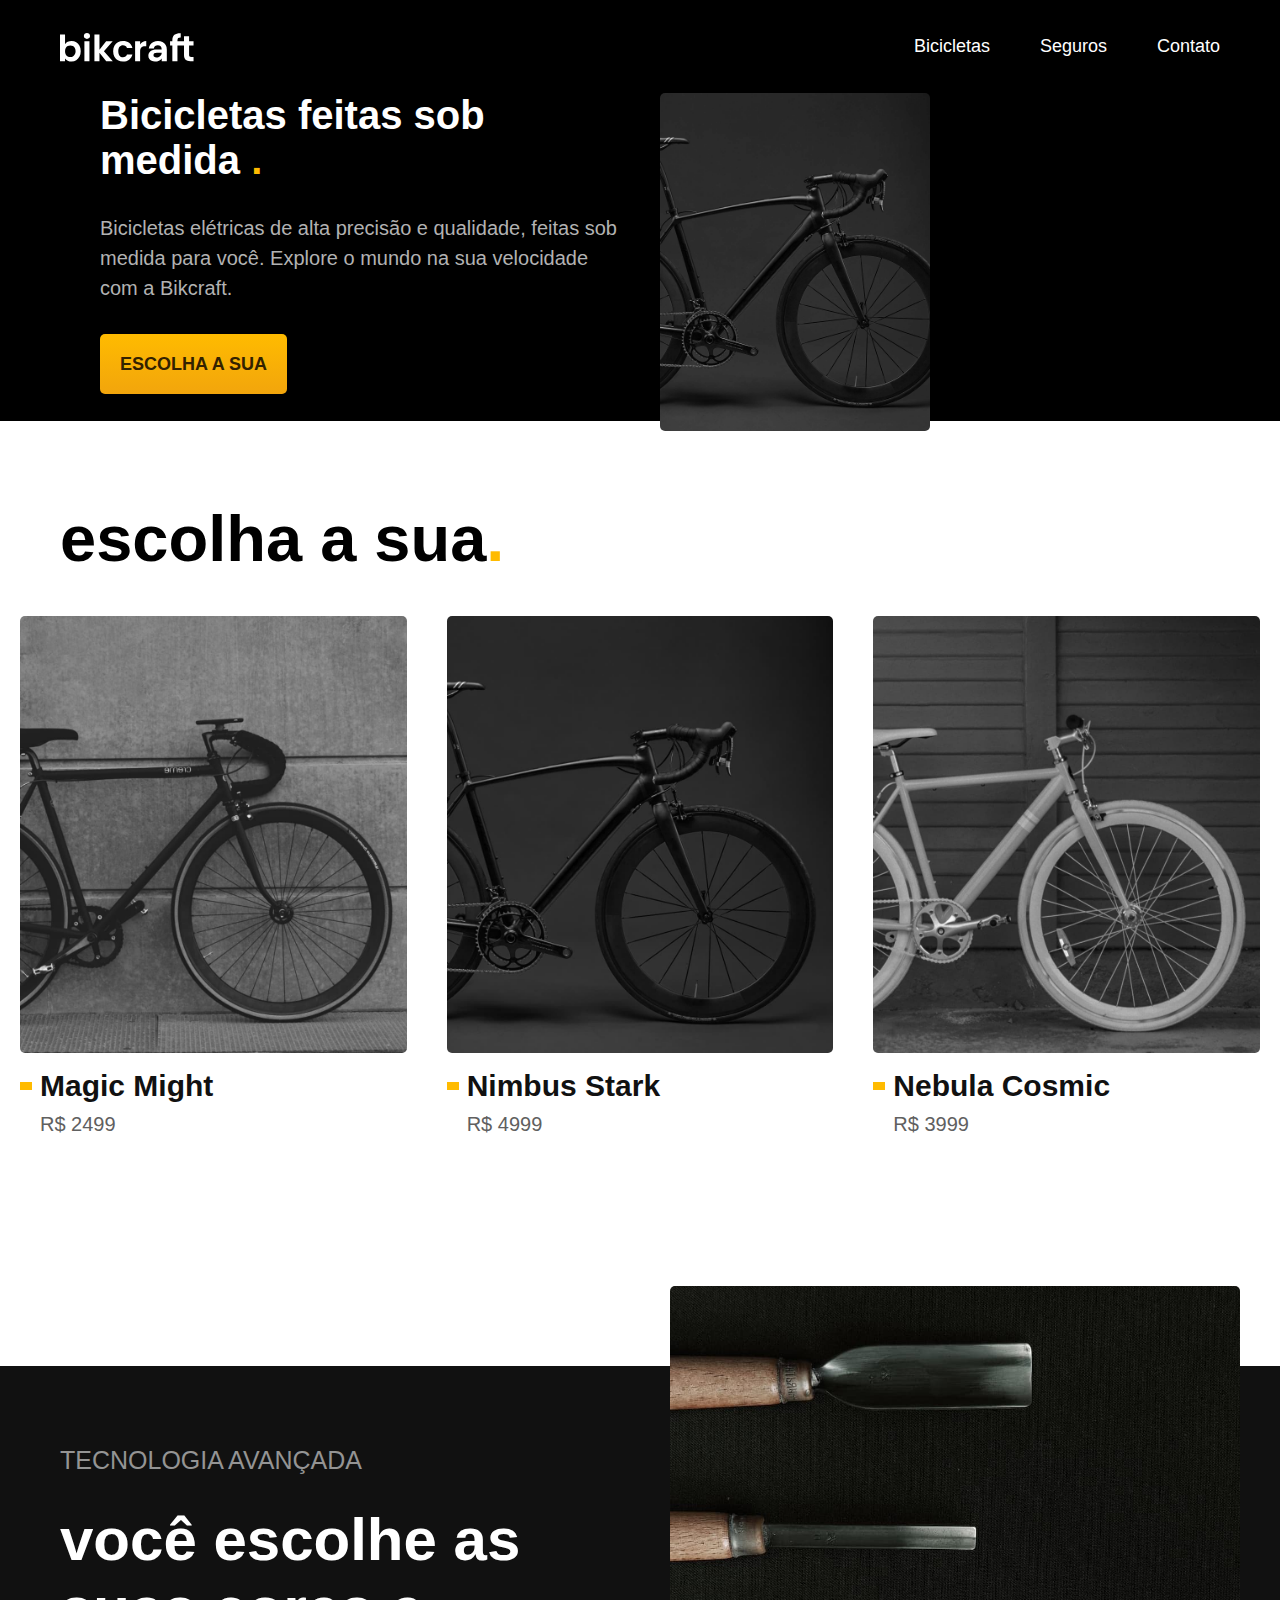
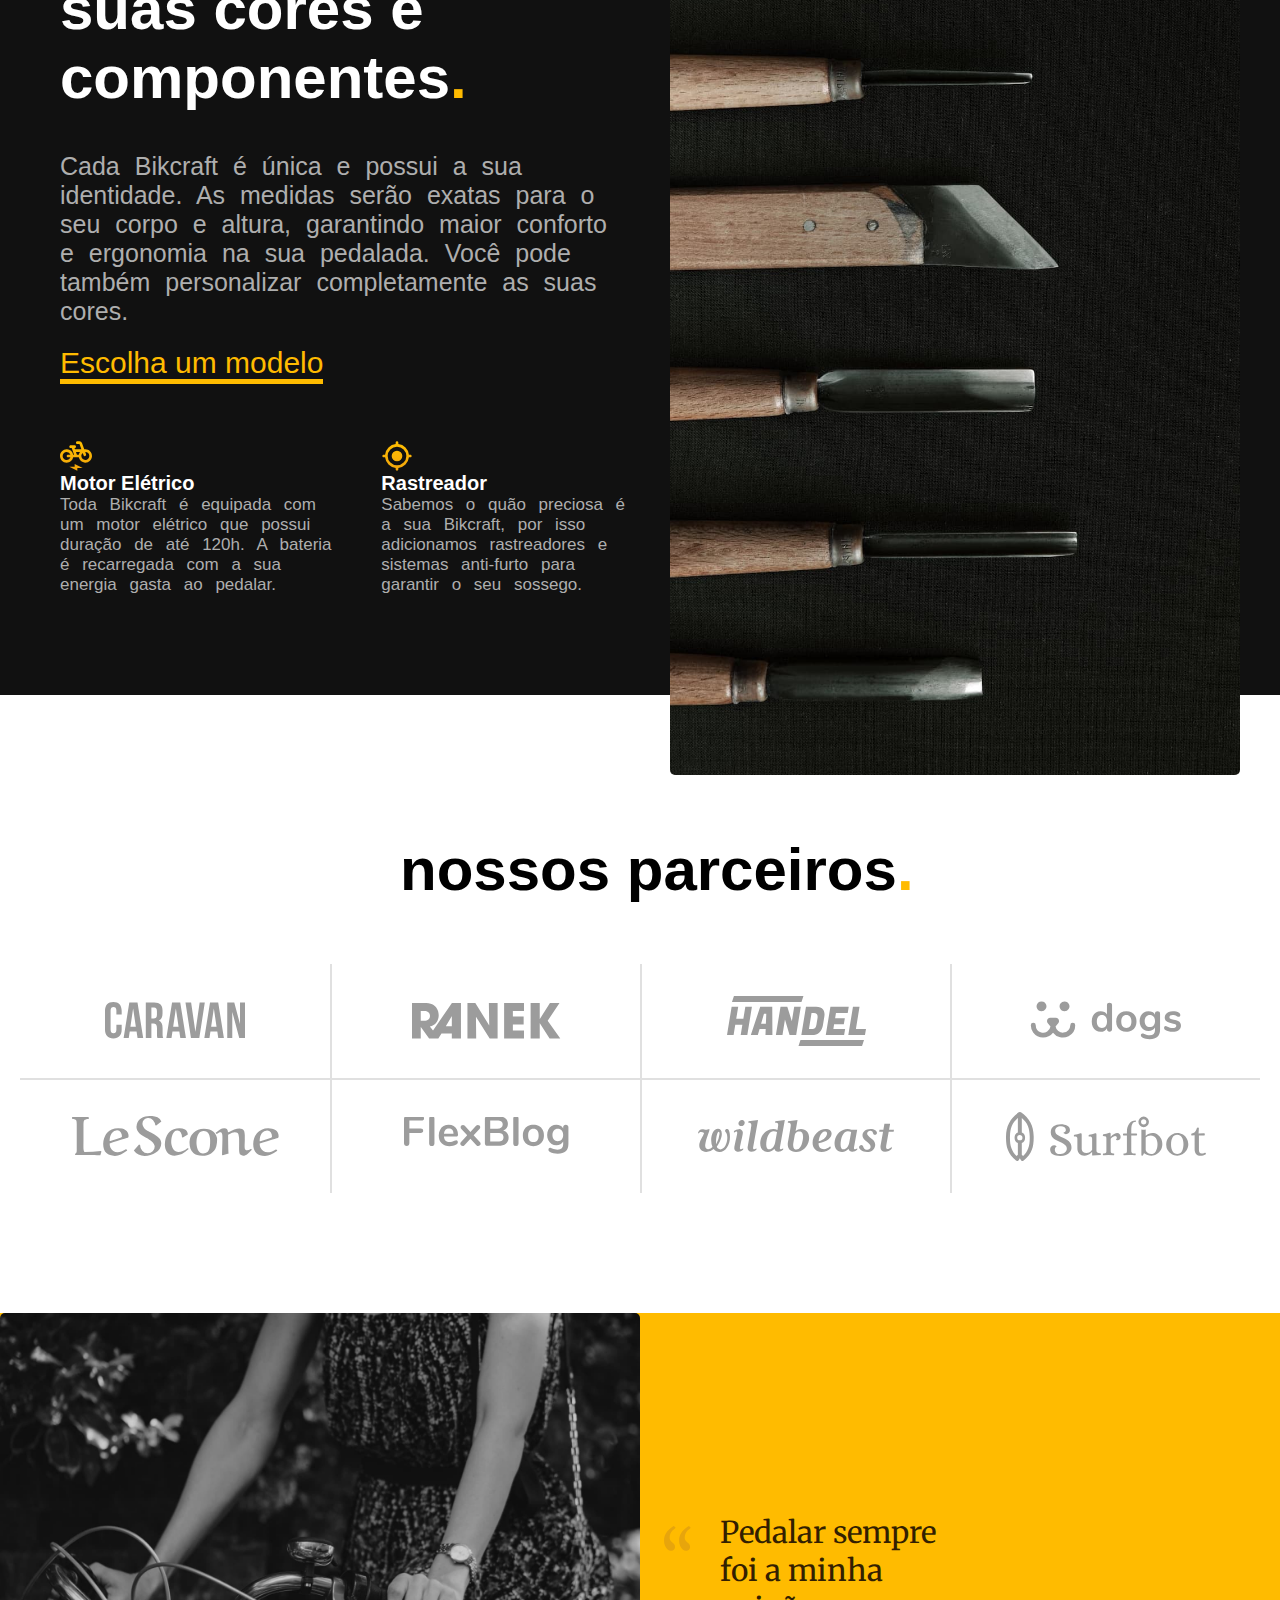
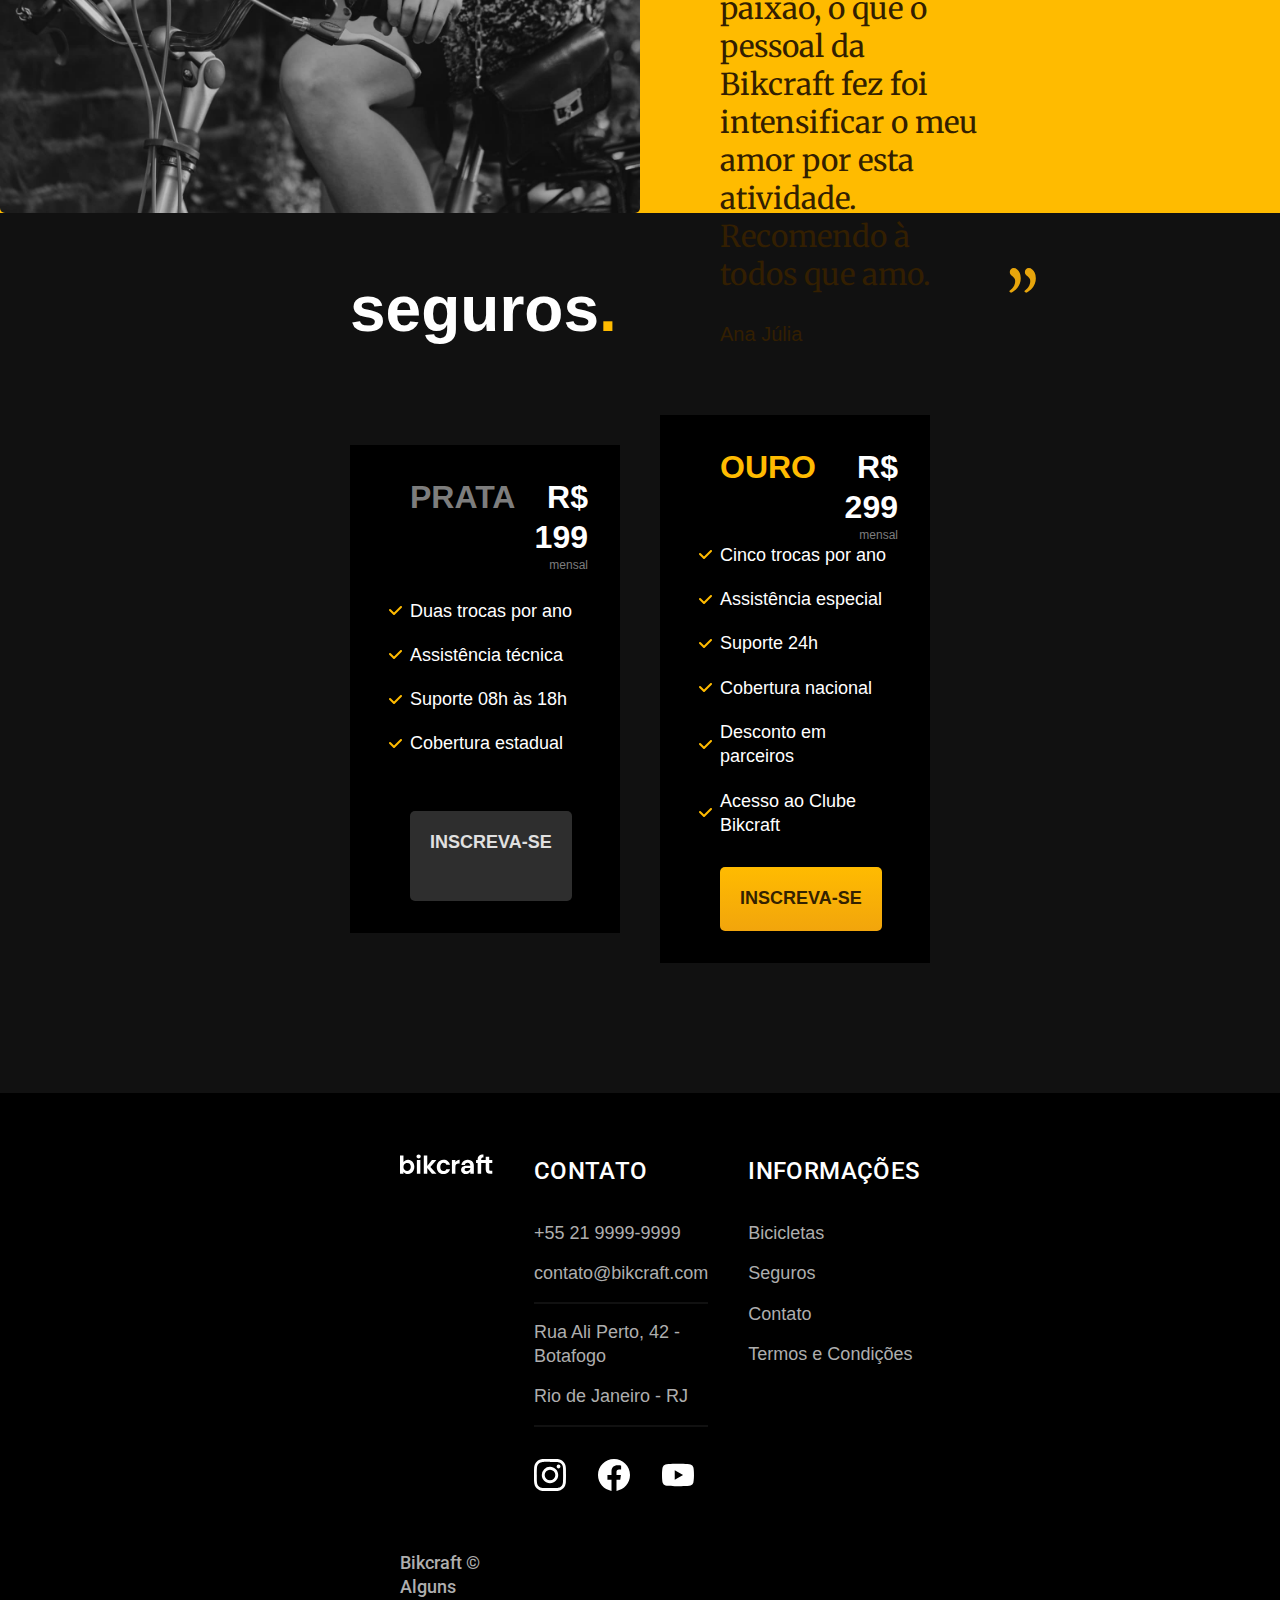
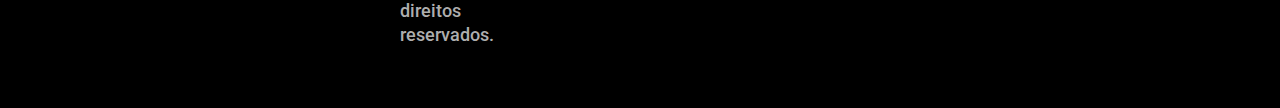
<file: index.html>
<!DOCTYPE html>
<html lang="en">
<head>
  <meta charset="UTF-8">
  <meta name="viewport" content="width=device-width, initial-scale=1.0">
  <title>BikeCraft</title>
  <link rel="stylesheet" href="css/style.css">
  <link rel="stylesheet" href="css/global/header.css">
  <link rel="stylesheet" href="css/global/global.css">
  <link rel="stylesheet" href="css/home/introducao.css">

  <link rel="preconnect" href="https://fonts.googleapis.com">
  <link rel="preconnect" href="https://fonts.gstatic.com" crossorigin>
  <link href="https://fonts.googleapis.com/css2?family=Merriweather:ital,wght@1,900&family=Roboto:wght@400;500&display=swap" rel="stylesheet">

</head>
<body>
  <header class="header-bg">
  <div class="header">
    <a href="./">
      <img src="img/bikcraft.svg" alt="bikcraft">
    </a>
    <nav aria-label="primaria">
      <ul class="header-menu">
        <li><a href="./bicicletas.html">Bicicletas</a></li>
        <li><a href="./seguros.html">Seguros</a></li>
        <li><a href="./contato.html">Contato</a></li>
      </ul>
    </nav>
  </div>
  </header>  

  <main class="introducao-bg">
    <div class="container-1">
      <article class="introducao-conteudo">
        <h1>Bicicletas feitas sob medida <span>.</span></h1>
        <p>Bicicletas elétricas de alta precisão e qualidade, feitas sob medida para você. 
        Explore o mundo na sua velocidade com a Bikcraft.</p>
        <a class="botao" href="./bicicletas.html">Escolha a sua</a>
      </article>
      <div>
        <img src="img/fotos/introducao.jpg" alt="Bicicleta-eletrica-preta">
      </div>
    </div>
  </main>

  <article class="bicicletas-lista">
    <h2 class="container">escolha a sua<span id="ponto">.</span></h2>

    <ul>
      <li>
        <a href="./bicicletas/magic.html">
          <img src="img/bicicletas/magic-home.jpg" alt="Magic Might">
          <h3>Magic Might</h3>
          <span class="valor">R$ 2499</span>
        </a>
      </li>
      <li>
        <a href="./bicicletas/nimbus.html">
          <img src="img/bicicletas/nimbus-home.jpg" alt="Nimbus Stark">
          <h3>Nimbus Stark</h3>
          <span class="valor">R$ 4999</span>
        </a>
      </li>
      <li>
        <a href="./bicicletas/nebula.html">
          <img src="img/bicicletas/nebula-home.jpg" alt="Nebula Cosmic">
          <h3>Nebula Cosmic</h3>
          <span class="valor">R$ 3999</span>
        </a>
      </li>
    </ul>

  </article>

<article class="tecnologia-bg">
  <div class="tecnologia container">
    <div class="tecnologia-conteudo">
      <span id="tecnologia-avancada">tecnologia Avançada</span>
      <h2>você escolhe as suas cores e componentes<span id="ponto">.</span></h2>
      <p>Cada Bikcraft é única e possui a sua identidade. As medidas serão exatas para o seu corpo e altura, 
      garantindo maior conforto e ergonomia na sua pedalada. Você pode também personalizar completamente as suas cores.
      </p>
      <a href="./bicicletas.html">Escolha um modelo</a>
      <div class="modelo">
        <div>
          <img src="img/icones/eletrica.svg" alt="">
          <h3>Motor Elétrico</h3>
          <p>Toda Bikcraft é equipada com um motor elétrico que possui duração de até 120h.
            A bateria é recarregada com a sua energia gasta ao pedalar.</p>
        </div>
        <div>
          <img src="img/icones/rastreador.svg" alt="">
          <h3>Rastreador</h3>
          <p>Sabemos o quão preciosa é a sua Bikcraft, por isso adicionamos rastreadores e sistemas anti-furto para garantir o seu sossego.</p>
        </div>
      </div>    
    </div>
    <div class="tecnologia-img">
      <img src="img/fotos/tecnologia.jpg" alt="">
    </div>
  </div>
</article>

<section aria-label="Nossos Parceiros" class="parceiros">
  <h2>nossos parceiros<span id="ponto">.</span></h2>

  <ul>
    <li><img src="img/parceiros/caravan.svg" alt="caravan"></li>
    <li><img src="img/parceiros/ranek.svg" alt="ranek"></li>
    <li><img src="img/parceiros/handel.svg" alt="handel"></li>
    <li><img src="img/parceiros/dogs.svg" alt="dogs"></li>
    <li><img src="img/parceiros/lescone.svg" alt="lescone"></li>
    <li><img src="img/parceiros/flexblog.svg" alt="flexblog"></li>
    <li><img src="img/parceiros/wildbeast.svg" alt="wildbeast"></li>
    <li><img src="img/parceiros/surfbot.svg" alt="surfbot"></li>
  </ul>
</section>

<section class="depoimento" aria-label="Depoimento">
  <div>
    <img src="img/fotos/depoimento.jpg" alt="Pessoa pedalando uma Bikcraft">
  </div>
  <div class="depoimento-conteudo">
    <blockquote>
      <p>
        Pedalar sempre foi a minha paixão, o que o pessoal da Bikcraft fez foi intensificar 
        o meu amor por esta atividade. Recomendo à todos que amo.
      </p>
    </blockquote>
    <span>Ana Júlia</span>
  </div>
</section>

<article class="seguros-bg">
  <div class="seguros-container">
    <h2 class="font-1-xxl">seguros<span id="ponto">.</span></h2>
    <div class="seguros-item" id="prata">
      <h3 class="font-1-xl">PRATA</h3>
      <span class="font-1-xl">R$ 199 <span class="font-1-xs" id="mensal">mensal</span></span>
      <ul class="font-2-m">
        <li>Duas trocas por ano</li>
        <li>Assistência técnica</li>
        <li>Suporte 08h às 18h</li>
        <li>Cobertura estadual</li>
      </ul>
      <a class="botao secundario" href="./orcamento.html">inscreva-se</a>
    </div>

    <div class="seguros-item" id="ouro">
      <h3 class="font-1-xl">OURO</h3>
      <span class="font-1-xl">R$ 299 <span class="font-1-xs" id="mensal">mensal</span></span>
      <ul class="font-2-m">  
        <li>Cinco trocas por ano</li>
        <li>Assistência especial</li>
        <li>Suporte 24h</li>
        <li>Cobertura nacional</li>
        <li>Desconto em parceiros</li>
        <li>Acesso ao Clube Bikcraft</li>
      </ul>
      <a class="botao" href="./orcamento.html">inscreva-se</a>
    </div>
  </div>
</article>

<footer class="footer-bg">
  <div class="footer">
    <img src="./img/bikcraft.svg" alt="bikcraft">
    <div class="footer-contato">
      <h3 class="font-2-l-b">Contato</h3>
      <ul class="font-2-m">
        <li><a href="tel:+552199999999">+55 21 9999-9999</a></li>
        <li><a href="mailto:contato@bikcraft.com">contato@bikcraft.com</a></li>
        <li>Rua Ali Perto, 42 - Botafogo</li>
        <li>Rio de Janeiro - RJ</li>
      </ul>
      <div class="footer-redes">
        <a href="./">
          <img src="./img/redes/instagram.svg" alt="Instagram">
        </a>
        <a href="./">
          <img src="./img/redes/facebook.svg" alt="Facebook">
        </a>
        <a href="./">
          <img src="./img/redes/youtube.svg" alt="Youtube">
        </a>
      </div>
    </div>

    <div class="footer-informacoes">
      <h3 class="font-2-l-b">Informações</h3>
      <nav>
        <ul class="font-1-m">
          <li><a href="./bicicletas.html">Bicicletas</a></li>
          <li><a href="./seguros.html">Seguros</a></li>
          <li><a href="./contato.html">Contato</a></li>
          <li><a href="./termos.html">Termos e Condições</a></li>
        </ul>
      </nav>   
    </div>
    <p class="footer-copy font-2-m">Bikcraft © Alguns direitos reservados.</p>
  </div>
</footer>
</body>
</html>
</file>
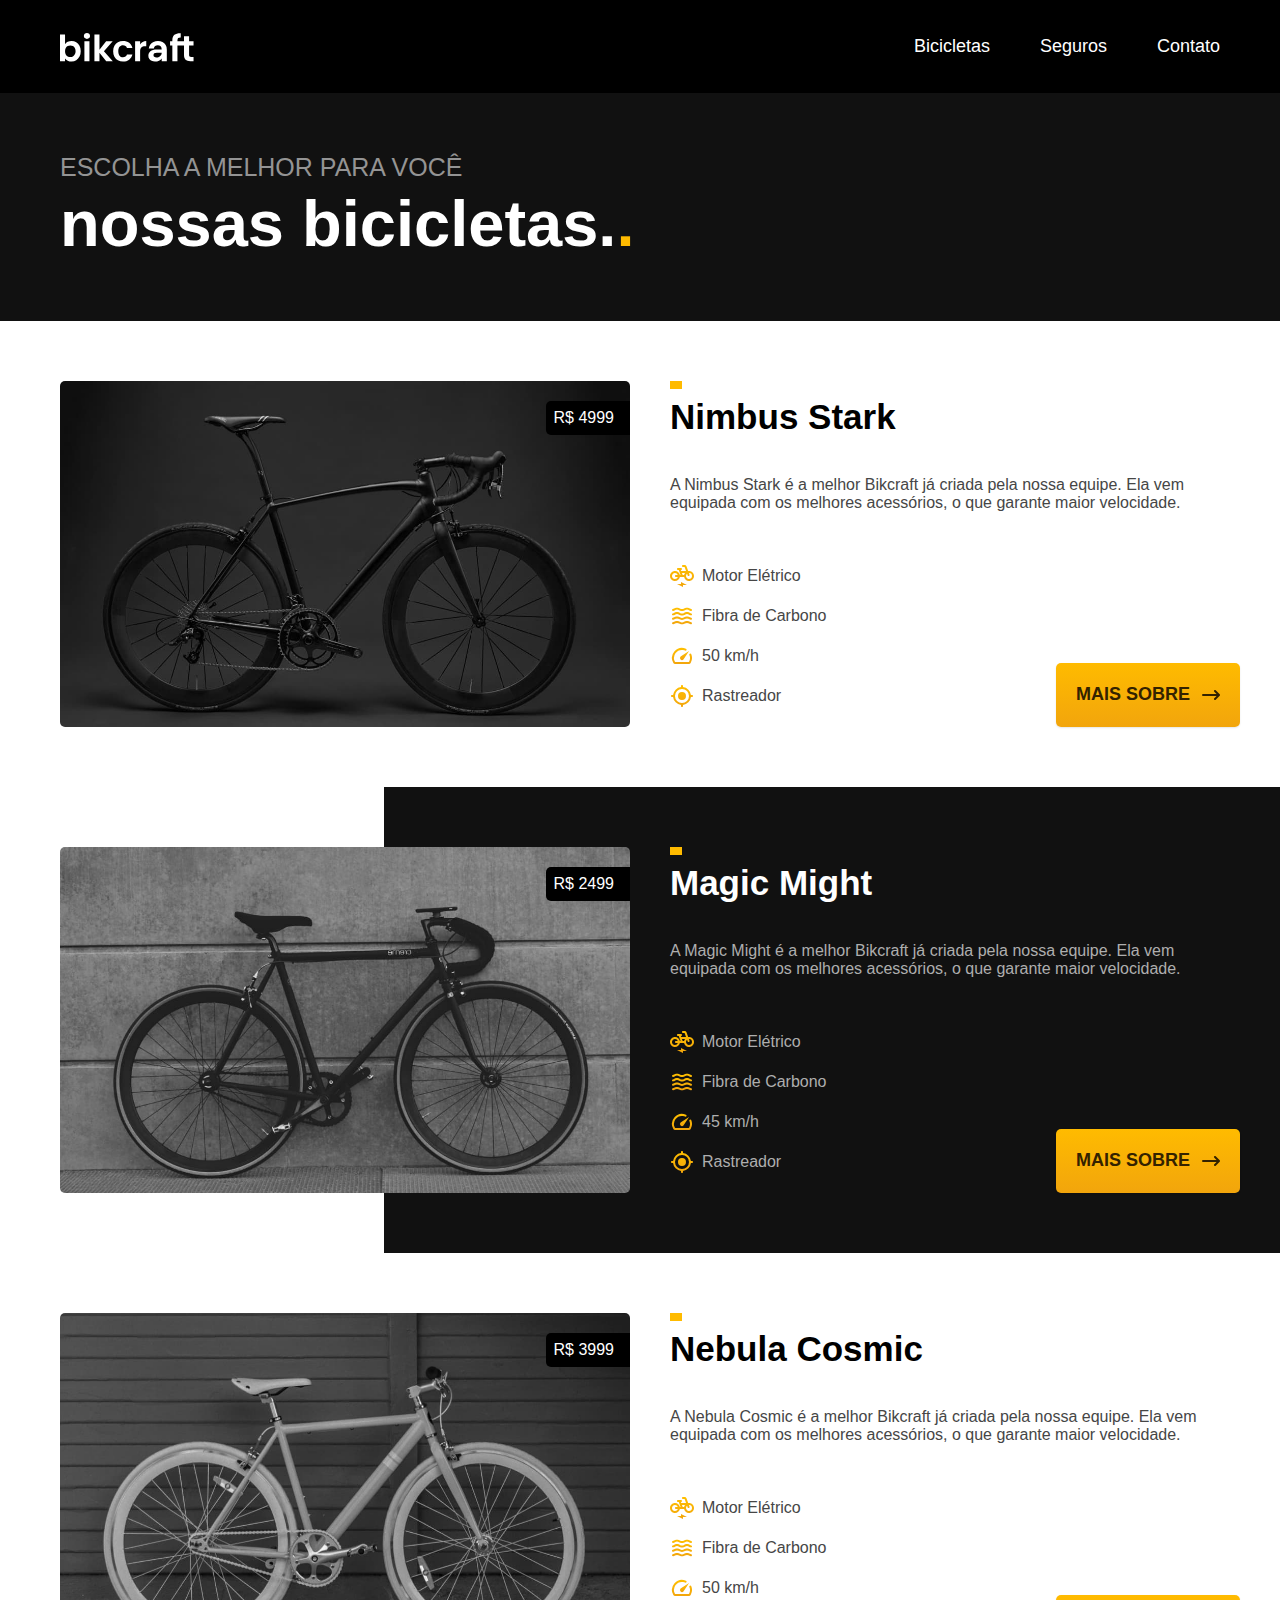
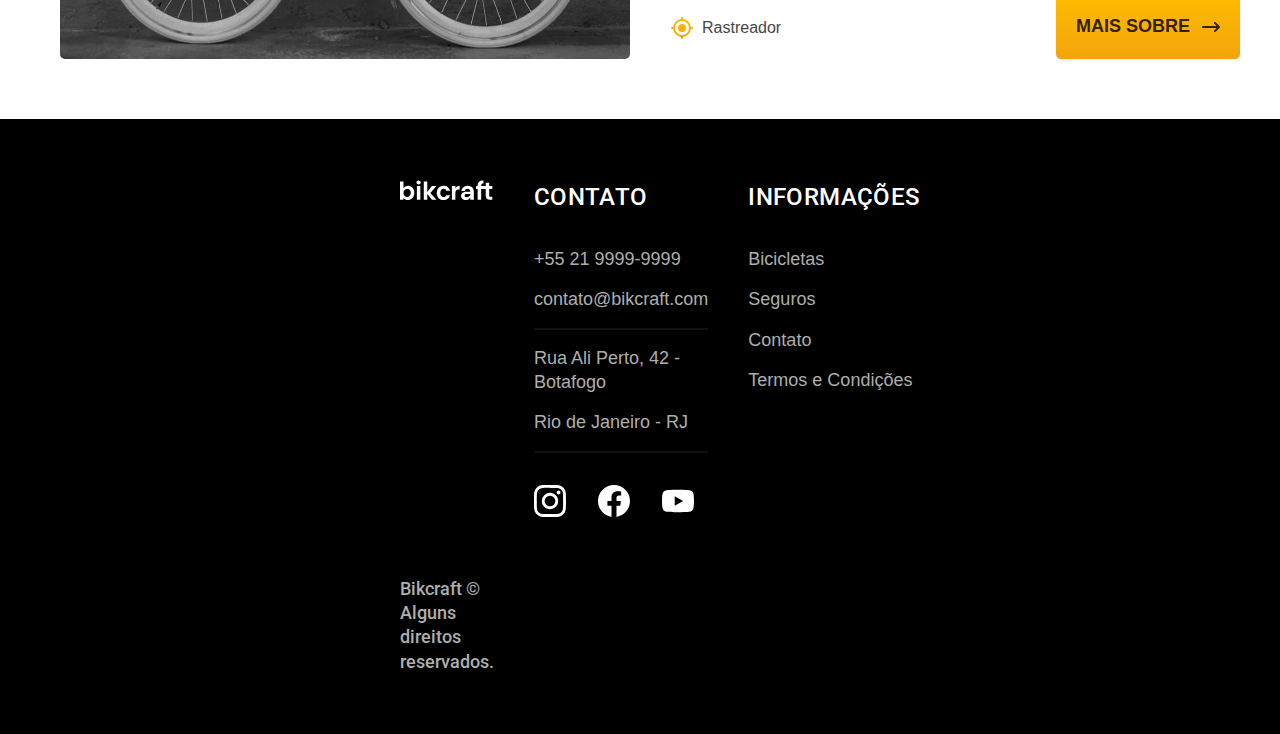
<file: bicicletas.html>
<!DOCTYPE html>
<html lang="en">
<head>
  <meta charset="UTF-8">
  <meta name="viewport" content="width=device-width, initial-scale=1.0">
  <title>Bicicletas</title>
  <link rel="stylesheet" href="css/style.css">
  <link rel="stylesheet" href="css/global/header.css">
  <link rel="stylesheet" href="css/global/global.css">
  <link rel="stylesheet" href="css/home/introducao.css">

  <link rel="preconnect" href="https://fonts.googleapis.com">
  <link rel="preconnect" href="https://fonts.gstatic.com" crossorigin>
  <link href="https://fonts.googleapis.com/css2?family=Merriweather:ital,wght@1,900&family=Roboto:wght@400;500&display=swap" rel="stylesheet">

</head>
<body>
  <header class="header-bg">
  <div class="header">
    <a href="./">
      <img src="img/bikcraft.svg" alt="bikcraft">
    </a>
    <nav aria-label="primaria">
      <ul class="header-menu">
        <li><a href="./bicicletas.html">Bicicletas</a></li>
        <li><a href="./seguros.html">Seguros</a></li>
        <li><a href="./contato.html">Contato</a></li>
      </ul>
    </nav>
  </div>
  </header>  

  <main>
    <div class="titulo-bg">
        <div class="titulo container">
            <p>Escolha a melhor para você</p>
            <h1>nossas bicicletas.<span id="ponto">.</span></h1>
        </div>
    </div>
    
    <div class="bicicletas-bg">
      <div class="bicicletas container">
        <div class="bicicletas-imagem">
          <img src="./img/bicicletas/nimbus.jpg" alt="Bicicleta preta ">
          <span>R$ 4999</span>
        </div>  
        <div class="bicicletas-conteudo">
          <h2>Nimbus Stark</h2>
          <p>A Nimbus Stark é a melhor Bikcraft já criada pela nossa equipe. Ela vem equipada com os melhores acessórios, 
          o que garante maior velocidade.</p>
          <ul>
            <li><img src="./img/icones/eletrica.svg" alt="">
            Motor Elétrico
            </li>
            <li><img src="./img/icones/carbono.svg" alt="">
              Fibra de Carbono
            </li>
            <li><img src="./img/icones/velocidade.svg" alt="">
              50 km/h
            </li>
            <li><img src="./img/icones/rastreador.svg" alt="">
              Rastreador
            </li>
          </ul>
          <a class="botao seta" href="./bicicletas/nimbus.html">Mais Sobre</a>
        </div>
      </div>
    </div>
   
    <div class="bicicletas-bg Magic-Might">
      <div class="bicicletas container">
        <div class="bicicletas-imagem">
          <img src="./img/bicicletas/magic.jpg" alt="Bicicleta preta ">
          <span>R$ 2499</span>
        </div>  
        <div class="bicicletas-conteudo">
          <h2>Magic Might</h2>
          <p>A Magic Might é a melhor Bikcraft já criada pela nossa equipe. Ela vem equipada com os melhores acessórios, 
          o que garante maior velocidade.</p>
          <ul>
            <li><img src="./img/icones/eletrica.svg" alt="">
            Motor Elétrico
            </li>
            <li><img src="./img/icones/carbono.svg" alt="">
              Fibra de Carbono
            </li>
            <li><img src="./img/icones/velocidade.svg" alt="">
              45 km/h
            </li>
            <li><img src="./img/icones/rastreador.svg" alt="">
              Rastreador
            </li>
          </ul>
          <a class="botao seta" href="./bicicletas/magic.html">Mais Sobre</a>
        </div>
      </div>
    </div>

    <div class="bicicletas-bg">
      <div class="bicicletas container">
        <div class="bicicletas-imagem">
          <img src="./img/bicicletas/nebula.jpg" alt="Bicicleta preta ">
          <span>R$ 3999</span>
        </div>  
        <div class="bicicletas-conteudo">
          <h2>Nebula Cosmic</h2>
          <p>A Nebula Cosmic é a melhor Bikcraft já criada pela nossa equipe. Ela vem equipada com os melhores acessórios, 
          o que garante maior velocidade.</p>
          <ul>
            <li><img src="./img/icones/eletrica.svg" alt="">
            Motor Elétrico
            </li>
            <li><img src="./img/icones/carbono.svg" alt="">
              Fibra de Carbono
            </li>
            <li><img src="./img/icones/velocidade.svg" alt="">
              50 km/h
            </li>
            <li><img src="./img/icones/rastreador.svg" alt="">
              Rastreador
            </li>
          </ul>
          <a class="botao seta" href="./bicicletas/nebula.html">Mais Sobre</a>
        </div>
      </div>
    </div>
  </main>

  <footer class="footer-bg">
    <div class="footer">
      <img src="./img/bikcraft.svg" alt="bikcraft">
      <div class="footer-contato">
        <h3 class="font-2-l-b">Contato</h3>
        <ul class="font-2-m">
          <li><a href="tel:+552199999999">+55 21 9999-9999</a></li>
          <li><a href="mailto:contato@bikcraft.com">contato@bikcraft.com</a></li>
          <li>Rua Ali Perto, 42 - Botafogo</li>
          <li>Rio de Janeiro - RJ</li>
        </ul>
        <div class="footer-redes">
          <a href="./">
            <img src="./img/redes/instagram.svg" alt="Instagram">
          </a>
          <a href="./">
            <img src="./img/redes/facebook.svg" alt="Facebook">
          </a>
          <a href="./">
            <img src="./img/redes/youtube.svg" alt="Youtube">
          </a>
        </div>
      </div>
  
      <div class="footer-informacoes">
        <h3 class="font-2-l-b">Informações</h3>
        <nav>
          <ul class="font-1-m">
            <li><a href="./bicicletas.html">Bicicletas</a></li>
            <li><a href="./seguros.html">Seguros</a></li>
            <li><a href="./contato.html">Contato</a></li>
            <li><a href="./termos.html">Termos e Condições</a></li>
          </ul>
        </nav>   
      </div>
      <p class="footer-copy font-2-m">Bikcraft © Alguns direitos reservados.</p>
    </div>
  </footer>
  </body>
  </html>
</file>
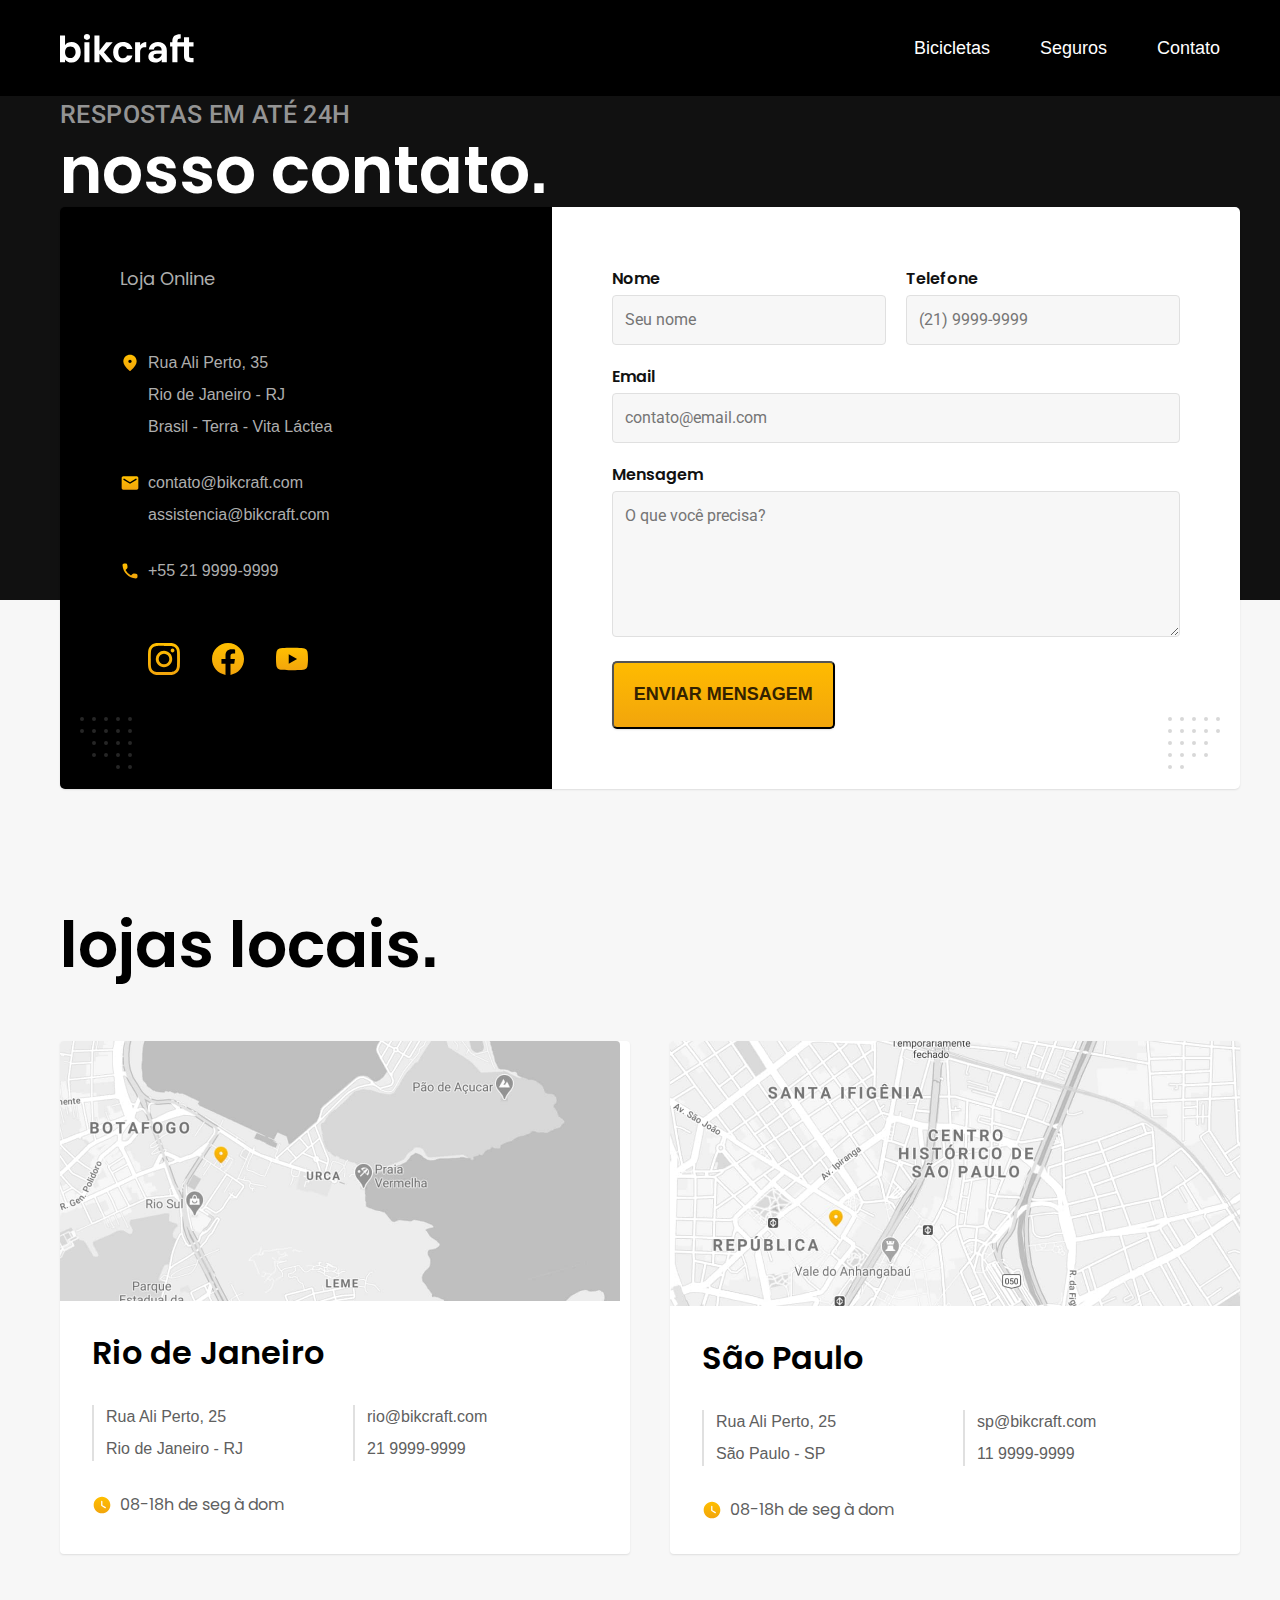
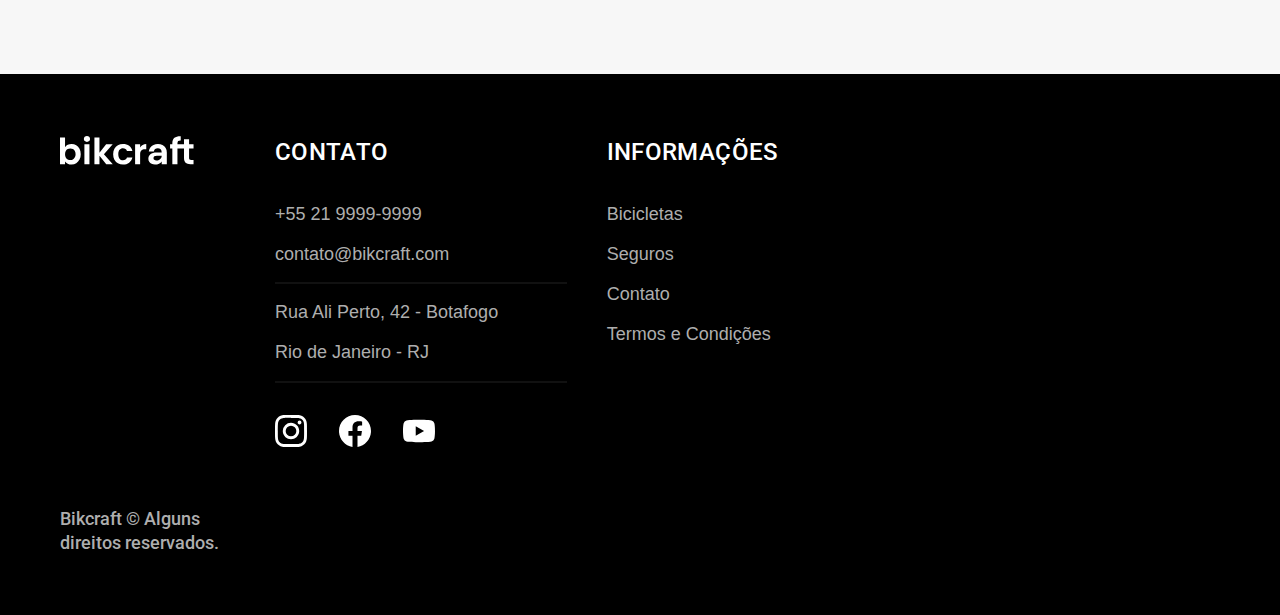
<file: contato.html>
<!DOCTYPE html>
<html lang="pt-br">

<head>
  <meta charset="UTF-8">
  <meta name="viewport" content="width=device-width, initial-scale=1.0">
  <title>Contato | Bikcraft</title>
  <meta name="description" content="Bicicletas elétricas de alta precisão e qualidade,  feitas sob medida para o cliente. Explore o mundo na sua velocidade com a Bikcraft.">

  <link rel="icon" href="./favicon.svg" type="image/svg+xml">

  <link href="./css/style.css" rel="preload" as="style">
  <link href="./css/style.css" rel="stylesheet">

  <link rel="preconnect" href="https://fonts.googleapis.com">
  <link rel="preconnect" href="https://fonts.gstatic.com" crossorigin>
  <link href="https://fonts.googleapis.com/css2?family=Merriweather:ital,wght@1,900&family=Poppins:wght@500;600&family=Roboto:wght@400;500&display=swap" rel="stylesheet">
</head>

<body id="contato">
  <header class="header-bg">
    <div class="header container">
      <a href="./">
        <img src="./img/bikcraft.svg" alt="Bikcraft" width="136" height="32">
      </a>
      <nav aria-label="primaria">
        <ul class="header-menu font-1-m cor-0">
          <li><a href="./bicicletas.html">Bicicletas</a></li>
          <li><a href="./seguros.html">Seguros</a></li>
          <li><a href="./contato.html">Contato</a></li>
        </ul>
      </nav>
    </div>
  </header>

  <main>
    <div class="titulo">
      <div class="container">
        <p class="font-2-l-b cor-5">Respostas em até 24h</p>
        <h1 class="font-1-xxl cor-0">nosso contato<span class="cor-p1">.</span></h1>
      </div>
    </div>

    <div class="contato container">
      <section class="contato-dados" aria-label="Endereço">
        <h2 class="cor-0 font-1-m">Loja Online</h2>
        <div class="contato-endereco font-2-s cor-4">
          <p>Rua Ali Perto, 35</p>
          <p>Rio de Janeiro - RJ</p>
          <p>Brasil - Terra - Vita Láctea</p>
        </div>
        <address class="contato-meios font-2-s cor-4">
          <a href="mailto:contato@bikcraft.com">contato@bikcraft.com</a>
          <a href="mailto:assistencia@bikcraft.com">assistencia@bikcraft.com</a>
          <a href="tel:+552199999999">+55 21 9999-9999</a>
        </address>
        <div class="contato-redes">
          <a href="./"><img src="./img/redes/instagram-p.svg" alt="Instagram"></a>
          <a href="./"><img src="./img/redes/facebook-p.svg" alt="Facebook"></a>
          <a href="./"><img src="./img/redes/youtube-p.svg" alt="Youtube"></a>
        </div>
      </section>
      <section class="contato-formulario" aria-label="Formulário">
        <form class="form" action="./">
          <div>
            <label for="nome">Nome</label>
            <input type="text" id="nome" name="nome" placeholder="Seu nome">
          </div>
          <div>
            <label for="telefone">Telefone</label>
            <input type="text" id="telefone" name="telefone" placeholder="(21) 9999-9999">
          </div>
          <div class="col-2">
            <label for="email">Email</label>
            <input type="email" id="email" name="email" placeholder="contato@email.com">
          </div>
          <div class="col-2">
            <label for="mensagem">Mensagem</label>
            <textarea id="mensagem" name="mensagem" placeholder="O que você precisa?" rows="5"></textarea>
          </div>
          <button class="botao col-2">Enviar Mensagem</button>
        </form>
      </section>
    </div>
  </main>

  <article class="lojas container">
    <h2 class="font-1-xxl">lojas locais<span class="cor-p1">.</span></h2>
    <div class="lojas-item">
      <img src="./img/lojas/rj.jpg" alt="mapa marcando o endereço da loja no Rio de Janeiro" width="560" height="260">
      <div class="lojas-conteudo">
        <h3 class="font-1-xl">Rio de Janeiro</h3>
        <div class="lojas-dados font-2-s cor-8">
          <p>Rua Ali Perto, 25</p>
          <p>Rio de Janeiro - RJ</p>
        </div>
        <div class="lojas-dados font-2-s cor-8">
          <a href="mailto:rio@bikcraft.com">rio@bikcraft.com</a>
          <a href="tel:+552199999999">21 9999-9999</a>
        </div>
        <p class="lojas-tempo font-1-s"><img src="./img/icones/horario.svg" alt="">08-18h de seg à dom</p>
      </div>
    </div>
    <div class="lojas-item">
      <img src="./img/lojas/sp.jpg" alt="mapa marcando o endereço da loja no Rio de Janeiro">
      <div class="lojas-conteudo">
        <h3 class="font-1-xl">São Paulo</h3>
        <div class="lojas-dados font-2-s cor-8">
          <p>Rua Ali Perto, 25</p>
          <p>São Paulo - SP</p>
        </div>
        <div class="lojas-dados font-2-s cor-8">
          <a href="mailto:rio@bikcraft.com">sp@bikcraft.com</a>
          <a href="tel:+551199999999">11 9999-9999</a>
        </div>
        <p class="lojas-tempo font-1-s"><img src="./img/icones/horario.svg" alt="">08-18h de seg à dom</p>
      </div>
    </div>
  </article>

  <footer class="footer-bg">
    <div class="footer container">
      <img src="./img/bikcraft.svg" alt="Bikcraft">
      <div class="footer-contato">
        <h3 class="font-2-l-b cor-0">Contato</h3>
        <ul class="font-2-m cor-5">
          <li>+55 21 9999-9999</li>
          <li>contato@bikcraft.com</li>
          <li>Rua Ali Perto, 42 - Botafogo</li>
          <li>Rio de Janeiro - RJ</li>
        </ul>
        <div class="footer-redes">
          <a href="./"><img src="./img/redes/instagram.svg" alt="Instagram"></a>
          <a href="./"><img src="./img/redes/facebook.svg" alt="Facebook"></a>
          <a href="./"><img src="./img/redes/youtube.svg" alt="Youtube"></a>
        </div>
      </div>
      <div class="footer-informacoes">
        <h3 class="font-2-l-b cor-0">Informações</h3>
        <nav>
          <ul class="font-1-m cor-5">
            <li><a href="./bicicletas.html">Bicicletas</a></li>
            <li><a href="./seguros.html">Seguros</a></li>
            <li><a href="./contato.html">Contato</a></li>
            <li><a href="./termos.html">Termos e Condições</a></li>
          </ul>
        </nav>
      </div>
      <p class="font-2-m cor-6 footer-copy">Bikcraft © Alguns direitos reservados.</p>
    </div>
  </footer>

  <script src="./js/script.js"></script>
</body>

</html>
</file>
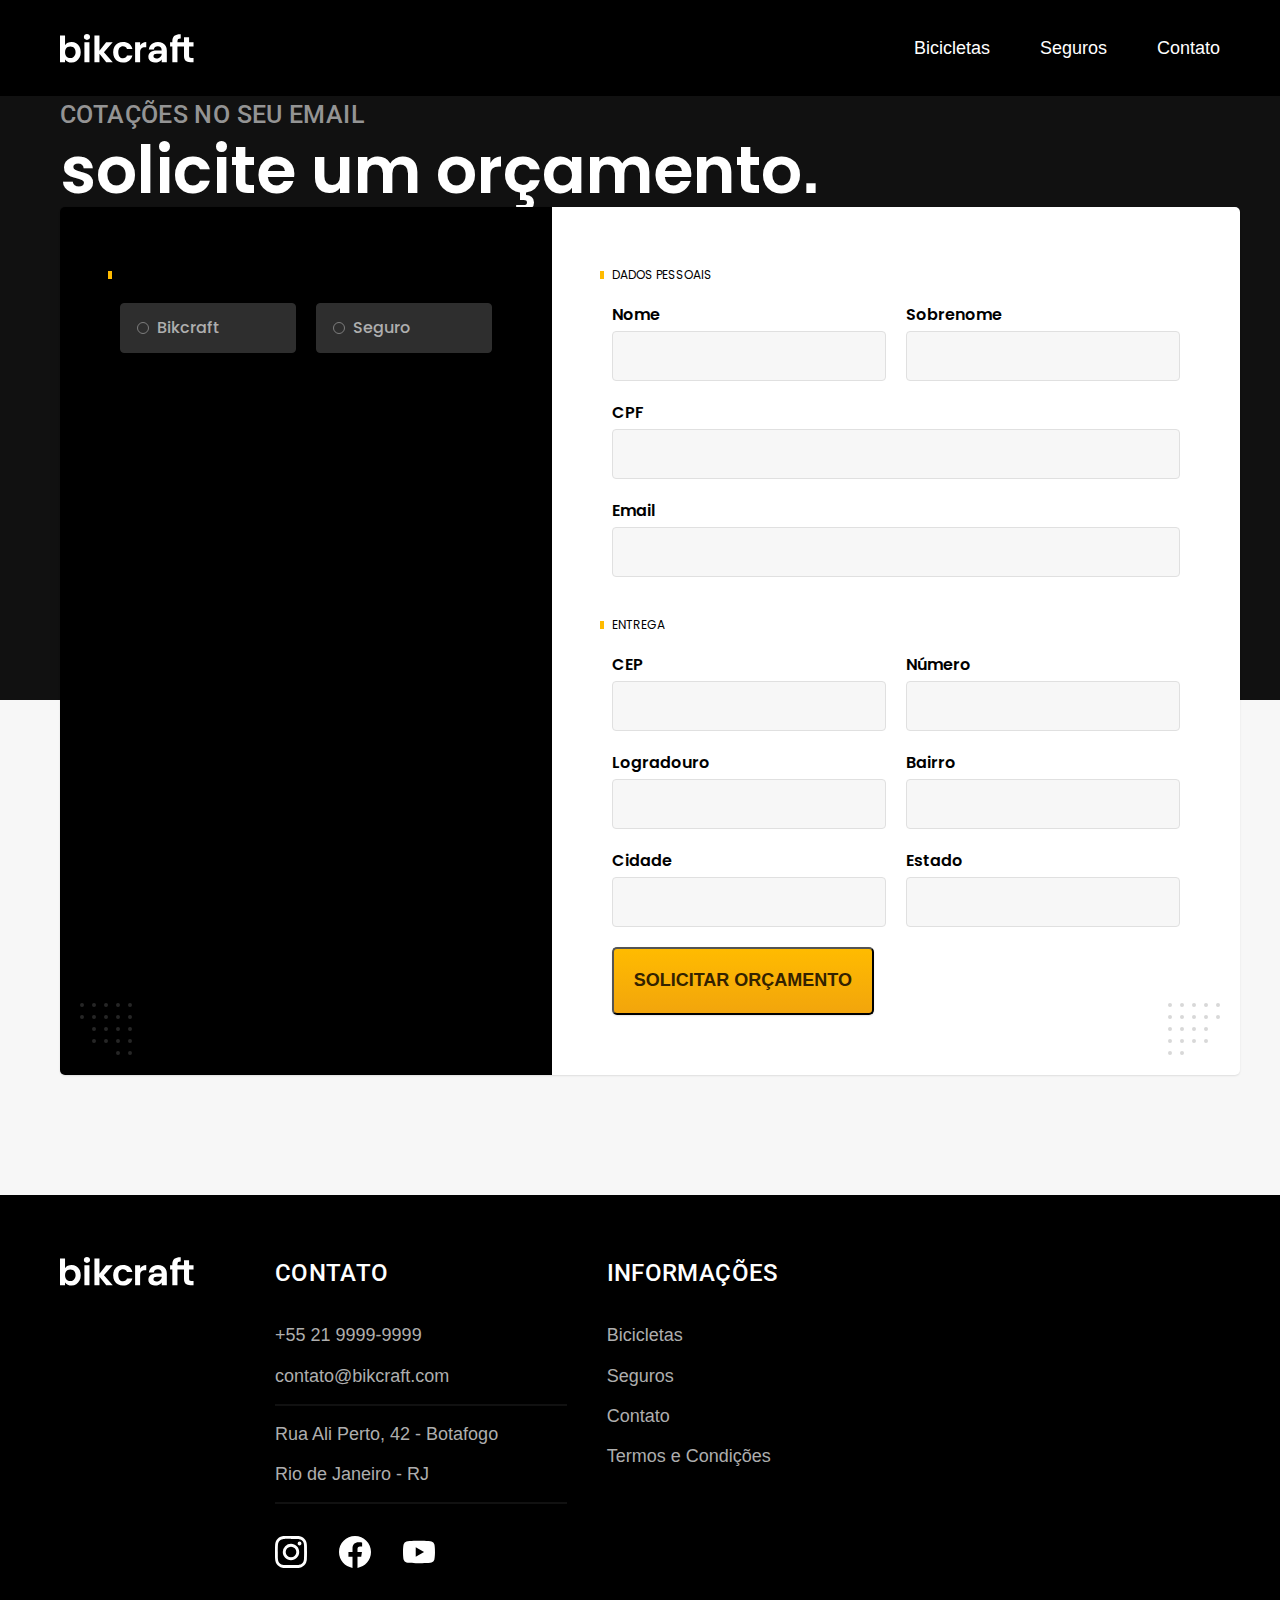
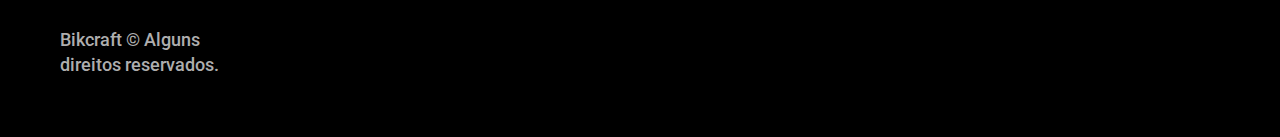
<file: orcamento.html>
<!DOCTYPE html>
<html lang="pt-br">

<head>
  <meta charset="UTF-8">
  <meta name="viewport" content="width=device-width, initial-scale=1.0">
  <title>Orçamento | Bikcraft</title>
  <meta name="description" content="Bicicletas elétricas de alta precisão e qualidade,  feitas sob medida para o cliente. Explore o mundo na sua velocidade com a Bikcraft.">

  <link rel="icon" href="./favicon.svg" type="image/svg+xml">

  <link href="./css/style.css" rel="preload" as="style">
  <link href="./css/style.css" rel="stylesheet">

  <link rel="preconnect" href="https://fonts.googleapis.com">
  <link rel="preconnect" href="https://fonts.gstatic.com" crossorigin>
  <link href="https://fonts.googleapis.com/css2?family=Merriweather:ital,wght@1,900&family=Poppins:wght@500;600&family=Roboto:wght@400;500&display=swap" rel="stylesheet">
</head>

<body id="orcamento">
  <header class="header-bg">
    <div class="header container">
      <a href="./">
        <img src="./img/bikcraft.svg" alt="Bikcraft" width="136" height="32">
      </a>
      <nav aria-label="primaria">
        <ul class="header-menu font-1-m cor-0">
          <li><a href="./bicicletas.html">Bicicletas</a></li>
          <li><a href="./seguros.html">Seguros</a></li>
          <li><a href="./contato.html">Contato</a></li>
        </ul>
      </nav>
    </div>
  </header>

  <main>
    <div class="titulo">
      <div class="container">
        <p class="font-2-l-b cor-5">Cotações no seu email</p>
        <h1 class="font-1-xxl cor-0">solicite um orçamento<span class="cor-p1">.</span></h1>
      </div>
    </div>

    <form class="orcamento container" action="./">
      <!-- Produto -->
      <div class="orcamento-produto">
        <h2 class="font-1-xs cor-5">Bikcraft ou Seguro?</h2>

        <input type="radio" name="tipo" value="bikcraft" id="bikcraft">
        <label for="bikcraft">Bikcraft</label>

        <input type="radio" name="tipo" value="seguro" id="seguro">
        <label for="seguro">Seguro</label>

        <div class="orcamento-conteudo" id="orcamento-bikcraft">
          <h2 class="font-1-xs cor-5">Escolha a sua:</h2>

          <input type="radio" name="produto" value="nimbus" id="nimbus">
          <label for="nimbus">Nimbus Stark <span>R$ 4999</span></label>
          <div class="radio-detalhes">
            <ul class="font-1-xs cor-8">
              <li><img src="./img/icones/eletrica.svg" alt=""> Motor Elétrico</li>
              <li><img src="./img/icones/carbono.svg" alt=""> Fibra de Carbono</li>
              <li><img src="./img/icones/velocidade.svg" alt=""> 50 km/h</li>
              <li><img src="./img/icones/rastreador.svg" alt=""> Rastreador</li>
            </ul>
            <img src="./img/bicicletas/nimbus.jpg" alt="Bicicleta preta">
          </div>

          <input type="radio" name="produto" value="magic" id="magic">
          <label for="magic">Magic Might <span>R$ 2499</span></label>
          <div class="radio-detalhes">
            <ul class="font-1-xs cor-8">
              <li><img src="./img/icones/eletrica.svg" alt=""> Motor Elétrico</li>
              <li><img src="./img/icones/carbono.svg" alt=""> Fibra de Carbono</li>
              <li><img src="./img/icones/velocidade.svg" alt=""> 45 km/h</li>
              <li><img src="./img/icones/rastreador.svg" alt=""> Rastreador</li>
            </ul>
            <img src="./img/bicicletas/magic.jpg" alt="Bicicleta preta">
          </div>

          <input type="radio" name="produto" value="nebula" id="nebula">
          <label for="nebula">Nebula Cosmic <span>R$ 3999</span></label>
          <div class="radio-detalhes">
            <ul class="font-1-xs cor-8">
              <li><img src="./img/icones/eletrica.svg" alt=""> Motor Elétrico</li>
              <li><img src="./img/icones/carbono.svg" alt=""> Fibra de Carbono</li>
              <li><img src="./img/icones/velocidade.svg" alt=""> 40 km/h</li>
              <li><img src="./img/icones/rastreador.svg" alt=""> Rastreador</li>
            </ul>
            <img src="./img/bicicletas/nebula.jpg" alt="Bicicleta preta">
          </div>
        </div>

        <div class="orcamento-conteudo" id="orcamento-seguro">
          <h2 class="font-1-xs cor-5">Escolha o plano:</h2>

          <input type="radio" name="produto" value="prata" id="prata">
          <label for="prata" class="font-1-s cor-4">Prata <span>R$ 199</span></label>

          <input type="radio" name="produto" value="ouro" id="ouro">
          <label for="ouro" class="font-1-s cor-4">Ouro <span>R$ 299</span></label>
        </div>
      </div>

      <!-- Dados -->
      <div class="orcamento-dados form">
        <h2 class="font-1-xs cor-9 col-2">dados pessoais</h2>
        <div>
          <label for="nome">Nome</label>
          <input type="text" id="nome" name="nome">
        </div>
        <div>
          <label for="sobrenome">Sobrenome</label>
          <input type="text" id="sobrenome" name="sobrenome">
        </div>
        <div class="col-2">
          <label for="CPF">CPF</label>
          <input type="text" id="CPF" name="CPF">
        </div>
        <div class="col-2">
          <label for="email">Email</label>
          <input type="text" id="email" name="email">
        </div>
        <h2 class="font-1-xs cor-9 col-2">entrega</h2>
        <div>
          <label for="cep">CEP</label>
          <input type="text" id="cep" name="cep">
        </div>
        <div>
          <label for="numero">Número</label>
          <input type="text" id="numero" name="numero">
        </div>
        <div>
          <label for="logradouro">Logradouro</label>
          <input type="text" id="logradouro" name="logradouro">
        </div>
        <div>
          <label for="bairro">Bairro</label>
          <input type="text" id="bairro" name="bairro">
        </div>
        <div>
          <label for="cidade">Cidade</label>
          <input type="text" id="cidade" name="cidade">
        </div>
        <div>
          <label for="estado">Estado</label>
          <input type="text" id="estado" name="estado">
        </div>
        <button class="botao col-2">Solicitar Orçamento</button>
      </div>
    </form>
  </main>

  <footer class="footer-bg">
    <div class="footer container">
      <img src="./img/bikcraft.svg" alt="Bikcraft">
      <div class="footer-contato">
        <h3 class="font-2-l-b cor-0">Contato</h3>
        <ul class="font-2-m cor-5">
          <li>+55 21 9999-9999</li>
          <li>contato@bikcraft.com</li>
          <li>Rua Ali Perto, 42 - Botafogo</li>
          <li>Rio de Janeiro - RJ</li>
        </ul>
        <div class="footer-redes">
          <a href="./"><img src="./img/redes/instagram.svg" alt="Instagram"></a>
          <a href="./"><img src="./img/redes/facebook.svg" alt="Facebook"></a>
          <a href="./"><img src="./img/redes/youtube.svg" alt="Youtube"></a>
        </div>
      </div>
      <div class="footer-informacoes">
        <h3 class="font-2-l-b cor-0">Informações</h3>
        <nav>
          <ul class="font-1-m cor-5">
            <li><a href="./bicicletas.html">Bicicletas</a></li>
            <li><a href="./seguros.html">Seguros</a></li>
            <li><a href="./contato.html">Contato</a></li>
            <li><a href="./termos.html">Termos e Condições</a></li>
          </ul>
        </nav>
      </div>
      <p class="font-2-m cor-6 footer-copy">Bikcraft © Alguns direitos reservados.</p>
    </div>
  </footer>

  <script src="./js/script.js"></script>
</body>

</html>
</file>
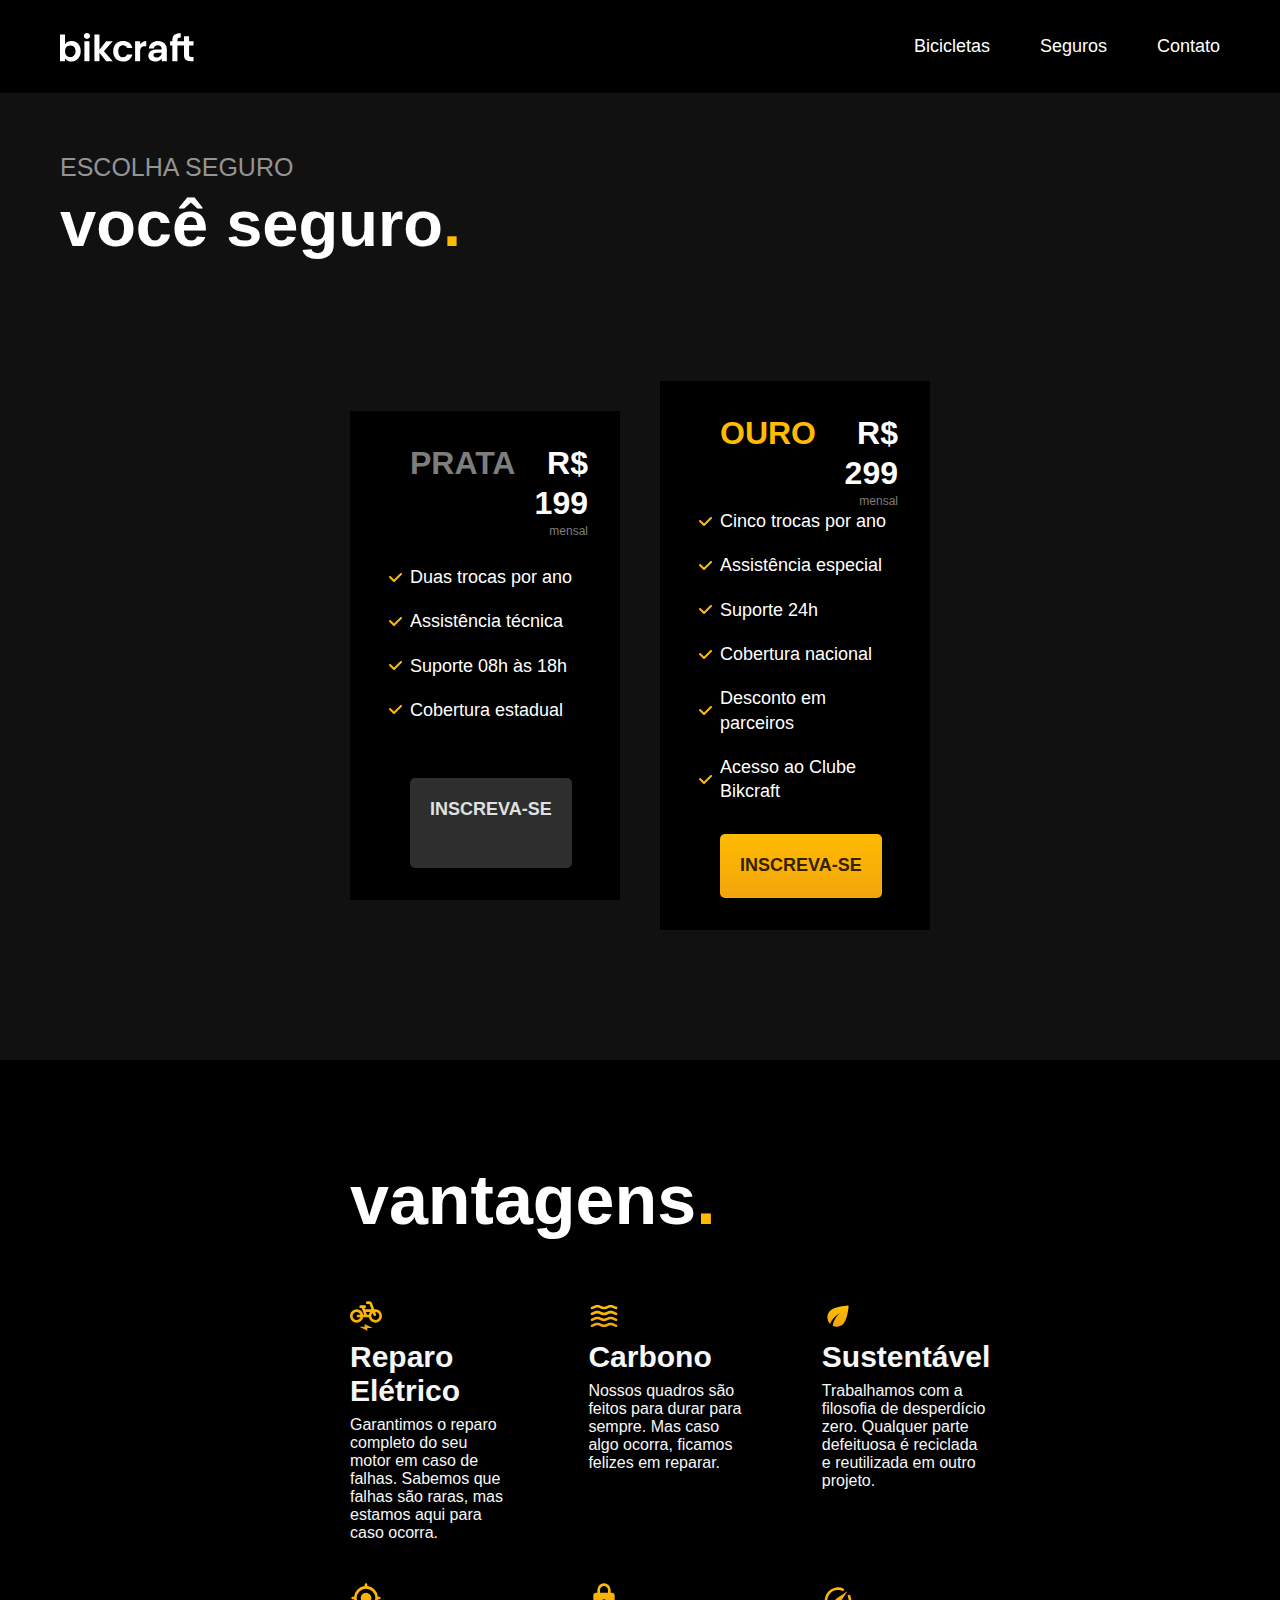
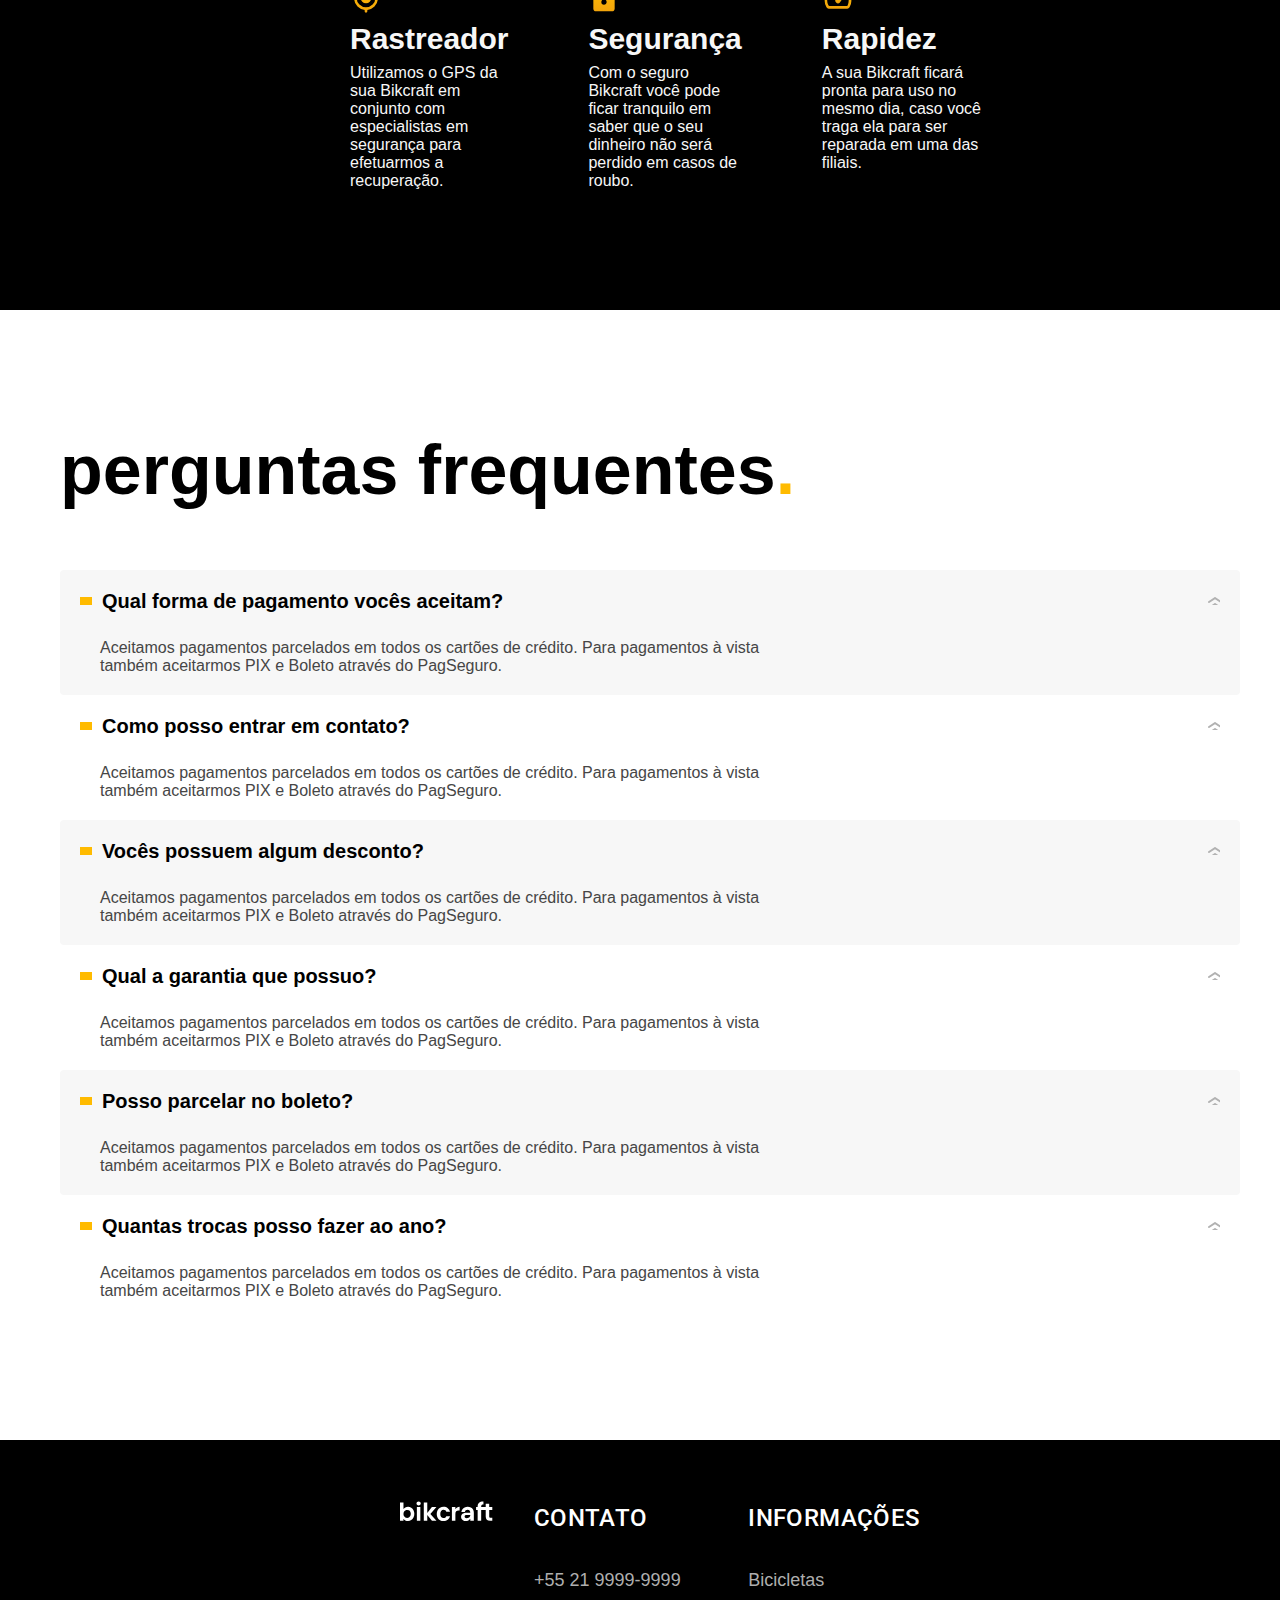
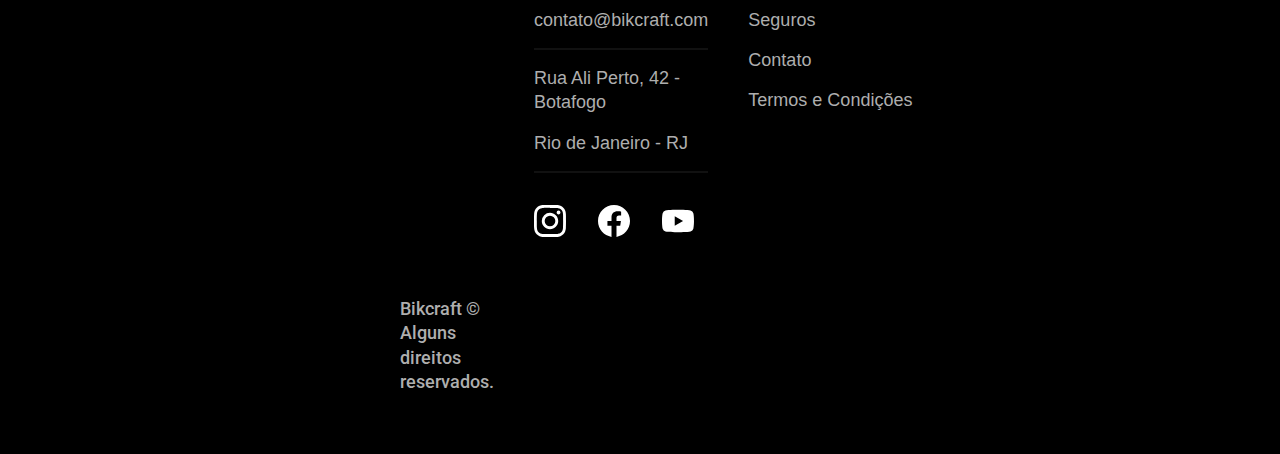
<file: seguros.html>
<!DOCTYPE html>
<html lang="en">
<head>
  <meta charset="UTF-8">
  <meta name="viewport" content="width=device-width, initial-scale=1.0">
  <title>Seguros</title>
  <link rel="stylesheet" href="css/style.css">
  <link rel="stylesheet" href="css/global/header.css">
  <link rel="stylesheet" href="css/global/global.css">
  <link rel="stylesheet" href="css/home/introducao.css">

  <link rel="preconnect" href="https://fonts.googleapis.com">
  <link rel="preconnect" href="https://fonts.gstatic.com" crossorigin>
  <link href="https://fonts.googleapis.com/css2?family=Merriweather:ital,wght@1,900&family=Roboto:wght@400;500&display=swap" rel="stylesheet">

</head>

<body id="seguros">
  <header class="header-bg">
  <div class="header">
    <a href="./">
      <img src="img/bikcraft.svg" alt="bikcraft">
    </a>
    <nav aria-label="primaria">
      <ul class="header-menu">
        <li><a href="./bicicletas.html">Bicicletas</a></li>
        <li><a href="./seguros.html">Seguros</a></li>
        <li><a href="./contato.html">Contato</a></li>
      </ul>
    </nav>
  </div>
  </header>  

  <main class="seguros-bg">
    <div class="titulo-bg">
        <div class="titulo container">
            <p>Escolha seguro</p>
            <h1>você seguro<span id="ponto">.</span></h1>
        </div>
    </div>
    
      <div class="seguros-container">
        <div class="seguros-item" id="prata">
          <h3 class="font-1-xl">PRATA</h3>
          <span class="font-1-xl">R$ 199 <span class="font-1-xs" id="mensal">mensal</span></span>
          <ul class="font-2-m">
            <li>Duas trocas por ano</li>
            <li>Assistência técnica</li>
            <li>Suporte 08h às 18h</li>
            <li>Cobertura estadual</li>
          </ul>
          <a class="botao secundario" href="./orcamento.html">inscreva-se</a>
        </div>
    
        <div class="seguros-item" id="ouro">
          <h3 class="font-1-xl">OURO</h3>
          <span class="font-1-xl">R$ 299 <span class="font-1-xs" id="mensal">mensal</span></span>
          <ul class="font-2-m">  
            <li>Cinco trocas por ano</li>
            <li>Assistência especial</li>
            <li>Suporte 24h</li>
            <li>Cobertura nacional</li>
            <li>Desconto em parceiros</li>
            <li>Acesso ao Clube Bikcraft</li>
          </ul>
          <a class="botao" href="./orcamento.html">inscreva-se</a>
        </div>
      </div>

  </main>

  <article class="vantagens-bg">
    <div class="vantagens conatiner">
      <h2>vantagens<span id="ponto">.</span></h2>
      <ul>
        <li>
          <img src="./img/icones/eletrica.svg" alt="">
          <h3>Reparo Elétrico</h3>
          <p>Garantimos o reparo completo do seu motor em caso de falhas. Sabemos que falhas são raras, 
          mas estamos aqui para caso ocorra.</p>
        </li>
        <li>
          <img src="./img/icones/carbono.svg" alt="">
          <h3>Carbono</h3>
          <p>Nossos quadros são feitos para durar para sempre. Mas caso algo ocorra, ficamos felizes em reparar.</p>
        </li>
        <li>
          <img src="./img/icones/sustentavel.svg" alt="">
          <h3>Sustentável</h3>
          <p>Trabalhamos com a filosofia de desperdício zero. Qualquer parte defeituosa é reciclada e reutilizada em outro projeto.</p>
        </li>
        <li>
          <img src="./img/icones/rastreador.svg" alt="">
          <h3>Rastreador</h3>
          <p>Utilizamos o GPS da sua Bikcraft em conjunto com especialistas em segurança para efetuarmos a recuperação.</p>
        </li>
        <li>
          <img src="./img/icones/seguro.svg" alt="">
          <h3>Segurança</h3>
          <p>Com o seguro Bikcraft você pode ficar tranquilo em saber que o seu dinheiro não será perdido em casos de roubo.</p>
        </li>
        <li>
          <img src="./img/icones/velocidade.svg" alt="">
          <h3>Rapidez</h3>
          <p>A sua Bikcraft ficará pronta para uso no mesmo dia, caso você traga ela para ser reparada em uma das filiais.</p>
        </li>
      </ul>
    </div>
  </article>

  <article class="perguntas container">
    <h2>perguntas frequentes<span id="ponto">.</span></h2>

    <dl>
      <div>
        <dt>Qual forma de pagamento vocês aceitam?</dt>
        <dd>Aceitamos pagamentos parcelados em todos os cartões de crédito. Para pagamentos à vista também aceitarmos PIX 
        e Boleto através do PagSeguro.</dd>
      </div>
      <div>
        <dt>Como posso entrar em contato?</dt>
        <dd>Aceitamos pagamentos parcelados em todos os cartões de crédito. Para pagamentos à vista também aceitarmos PIX 
        e Boleto através do PagSeguro.</dd>
      </div>
      <div>
        <dt>Vocês possuem algum desconto?</dt>
        <dd>Aceitamos pagamentos parcelados em todos os cartões de crédito. Para pagamentos à vista também aceitarmos PIX 
        e Boleto através do PagSeguro.</dd>
      </div>
      <div>
        <dt>Qual a garantia que possuo?</dt>
        <dd>Aceitamos pagamentos parcelados em todos os cartões de crédito. Para pagamentos à vista também aceitarmos PIX 
        e Boleto através do PagSeguro.</dd>
      </div>
      <div>
        <dt>Posso parcelar no boleto?</dt>
        <dd>Aceitamos pagamentos parcelados em todos os cartões de crédito. Para pagamentos à vista também aceitarmos PIX 
        e Boleto através do PagSeguro.</dd>
      </div>
      <div>
        <dt>Quantas trocas posso fazer ao ano?</dt>
        <dd>Aceitamos pagamentos parcelados em todos os cartões de crédito. Para pagamentos à vista também aceitarmos PIX 
        e Boleto através do PagSeguro.</dd>
      </div>
    </dl>
  </article>

  <footer class="footer-bg">
    <div class="footer">
      <img src="./img/bikcraft.svg" alt="bikcraft">
      <div class="footer-contato">
        <h3 class="font-2-l-b">Contato</h3>
        <ul class="font-2-m">
          <li><a href="tel:+552199999999">+55 21 9999-9999</a></li>
          <li><a href="mailto:contato@bikcraft.com">contato@bikcraft.com</a></li>
          <li>Rua Ali Perto, 42 - Botafogo</li>
          <li>Rio de Janeiro - RJ</li>
        </ul>
        <div class="footer-redes">
          <a href="./">
            <img src="./img/redes/instagram.svg" alt="Instagram">
          </a>
          <a href="./">
            <img src="./img/redes/facebook.svg" alt="Facebook">
          </a>
          <a href="./">
            <img src="./img/redes/youtube.svg" alt="Youtube">
          </a>
        </div>
      </div>
  
      <div class="footer-informacoes">
        <h3 class="font-2-l-b">Informações</h3>
        <nav>
          <ul class="font-1-m">
            <li><a href="./bicicletas.html">Bicicletas</a></li>
            <li><a href="./seguros.html">Seguros</a></li>
            <li><a href="./contato.html">Contato</a></li>
            <li><a href="./termos.html">Termos e Condições</a></li>
          </ul>
        </nav>   
      </div>
      <p class="footer-copy font-2-m">Bikcraft © Alguns direitos reservados.</p>
    </div>
  </footer>
</body>
  </html>
</file>
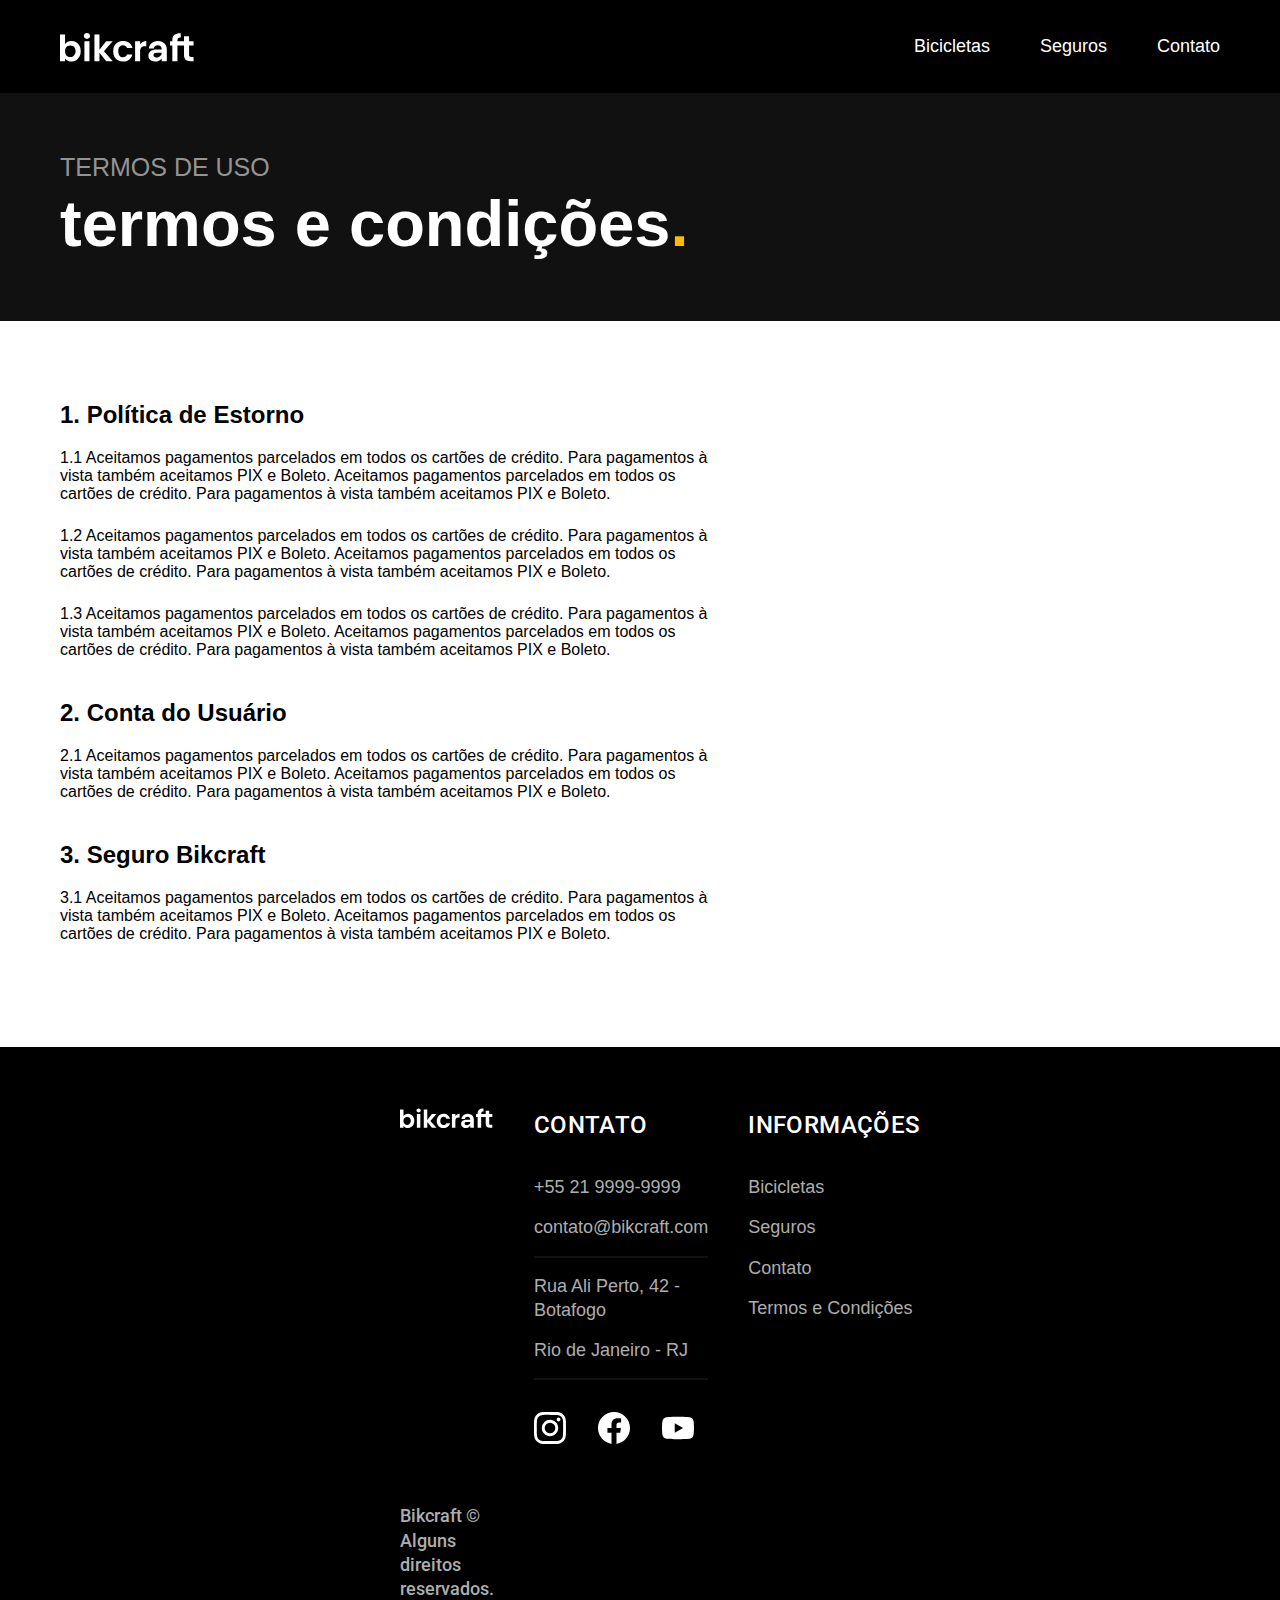
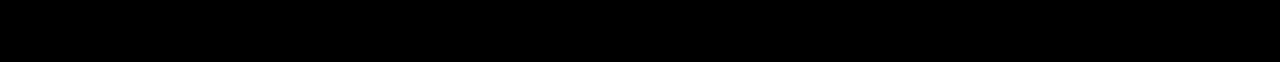
<file: termos.html>
<!DOCTYPE html>
<html lang="en">
<head>
  <meta charset="UTF-8">
  <meta name="viewport" content="width=device-width, initial-scale=1.0">
  <title>Termos</title>
  <link rel="stylesheet" href="css/style.css">
  <link rel="stylesheet" href="css/global/header.css">
  <link rel="stylesheet" href="css/global/global.css">
  <link rel="stylesheet" href="css/home/introducao.css">

  <link rel="preconnect" href="https://fonts.googleapis.com">
  <link rel="preconnect" href="https://fonts.gstatic.com" crossorigin>
  <link href="https://fonts.googleapis.com/css2?family=Merriweather:ital,wght@1,900&family=Roboto:wght@400;500&display=swap" rel="stylesheet">

</head>
<body>
  <header class="header-bg">
  <div class="header">
    <a href="./">
      <img src="img/bikcraft.svg" alt="bikcraft">
    </a>
    <nav aria-label="primaria">
      <ul class="header-menu">
        <li><a href="./bicicletas.html">Bicicletas</a></li>
        <li><a href="./seguros.html">Seguros</a></li>
        <li><a href="./contato.html">Contato</a></li>
      </ul>
    </nav>
  </div>
  </header>  

  <main>
    <div class="titulo-bg">
        <div class="titulo container">
            <p>Termos de uso</p>
            <h1>termos e condições<span id="ponto">.</span></h1>
        </div>
    </div>
    
    <div class="termos container">
        <h2>1. Política de Estorno</h2>
        <p>1.1 Aceitamos pagamentos parcelados em todos os cartões de crédito. Para pagamentos à vista também aceitamos PIX e Boleto. 
        Aceitamos pagamentos parcelados em todos os cartões de crédito. Para pagamentos à vista também aceitamos PIX e Boleto.</p>
        <p>1.2 Aceitamos pagamentos parcelados em todos os cartões de crédito. Para pagamentos à vista também aceitamos PIX e Boleto. 
        Aceitamos pagamentos parcelados em todos os cartões de crédito. Para pagamentos à vista também aceitamos PIX e Boleto.</p>
        <p>1.3 Aceitamos pagamentos parcelados em todos os cartões de crédito. Para pagamentos à vista também aceitamos PIX e Boleto. 
        Aceitamos pagamentos parcelados em todos os cartões de crédito. Para pagamentos à vista também aceitamos PIX e Boleto.</p>
        <h2>2. Conta do Usuário</h2>
        <p>2.1 Aceitamos pagamentos parcelados em todos os cartões de crédito. Para pagamentos à vista também aceitamos PIX e Boleto. 
        Aceitamos pagamentos parcelados em todos os cartões de crédito. Para pagamentos à vista também aceitamos PIX e Boleto.</p>
        <h2>3. Seguro Bikcraft</h2>
        <p>3.1 Aceitamos pagamentos parcelados em todos os cartões de crédito. Para pagamentos à vista também aceitamos PIX e Boleto. 
        Aceitamos pagamentos parcelados em todos os cartões de crédito. Para pagamentos à vista também aceitamos PIX e Boleto.</p>
    </div>
  </main>

  <footer class="footer-bg">
    <div class="footer">
      <img src="./img/bikcraft.svg" alt="bikcraft">
      <div class="footer-contato">
        <h3 class="font-2-l-b">Contato</h3>
        <ul class="font-2-m">
          <li><a href="tel:+552199999999">+55 21 9999-9999</a></li>
          <li><a href="mailto:contato@bikcraft.com">contato@bikcraft.com</a></li>
          <li>Rua Ali Perto, 42 - Botafogo</li>
          <li>Rio de Janeiro - RJ</li>
        </ul>
        <div class="footer-redes">
          <a href="./">
            <img src="./img/redes/instagram.svg" alt="Instagram">
          </a>
          <a href="./">
            <img src="./img/redes/facebook.svg" alt="Facebook">
          </a>
          <a href="./">
            <img src="./img/redes/youtube.svg" alt="Youtube">
          </a>
        </div>
      </div>
  
      <div class="footer-informacoes">
        <h3 class="font-2-l-b">Informações</h3>
        <nav>
          <ul class="font-1-m">
            <li><a href="./bicicletas.html">Bicicletas</a></li>
            <li><a href="./seguros.html">Seguros</a></li>
            <li><a href="./contato.html">Contato</a></li>
            <li><a href="./termos.html">Termos e Condições</a></li>
          </ul>
        </nav>   
      </div>
      <p class="footer-copy font-2-m">Bikcraft © Alguns direitos reservados.</p>
    </div>
  </footer>
  </body>
  </html>
</file>
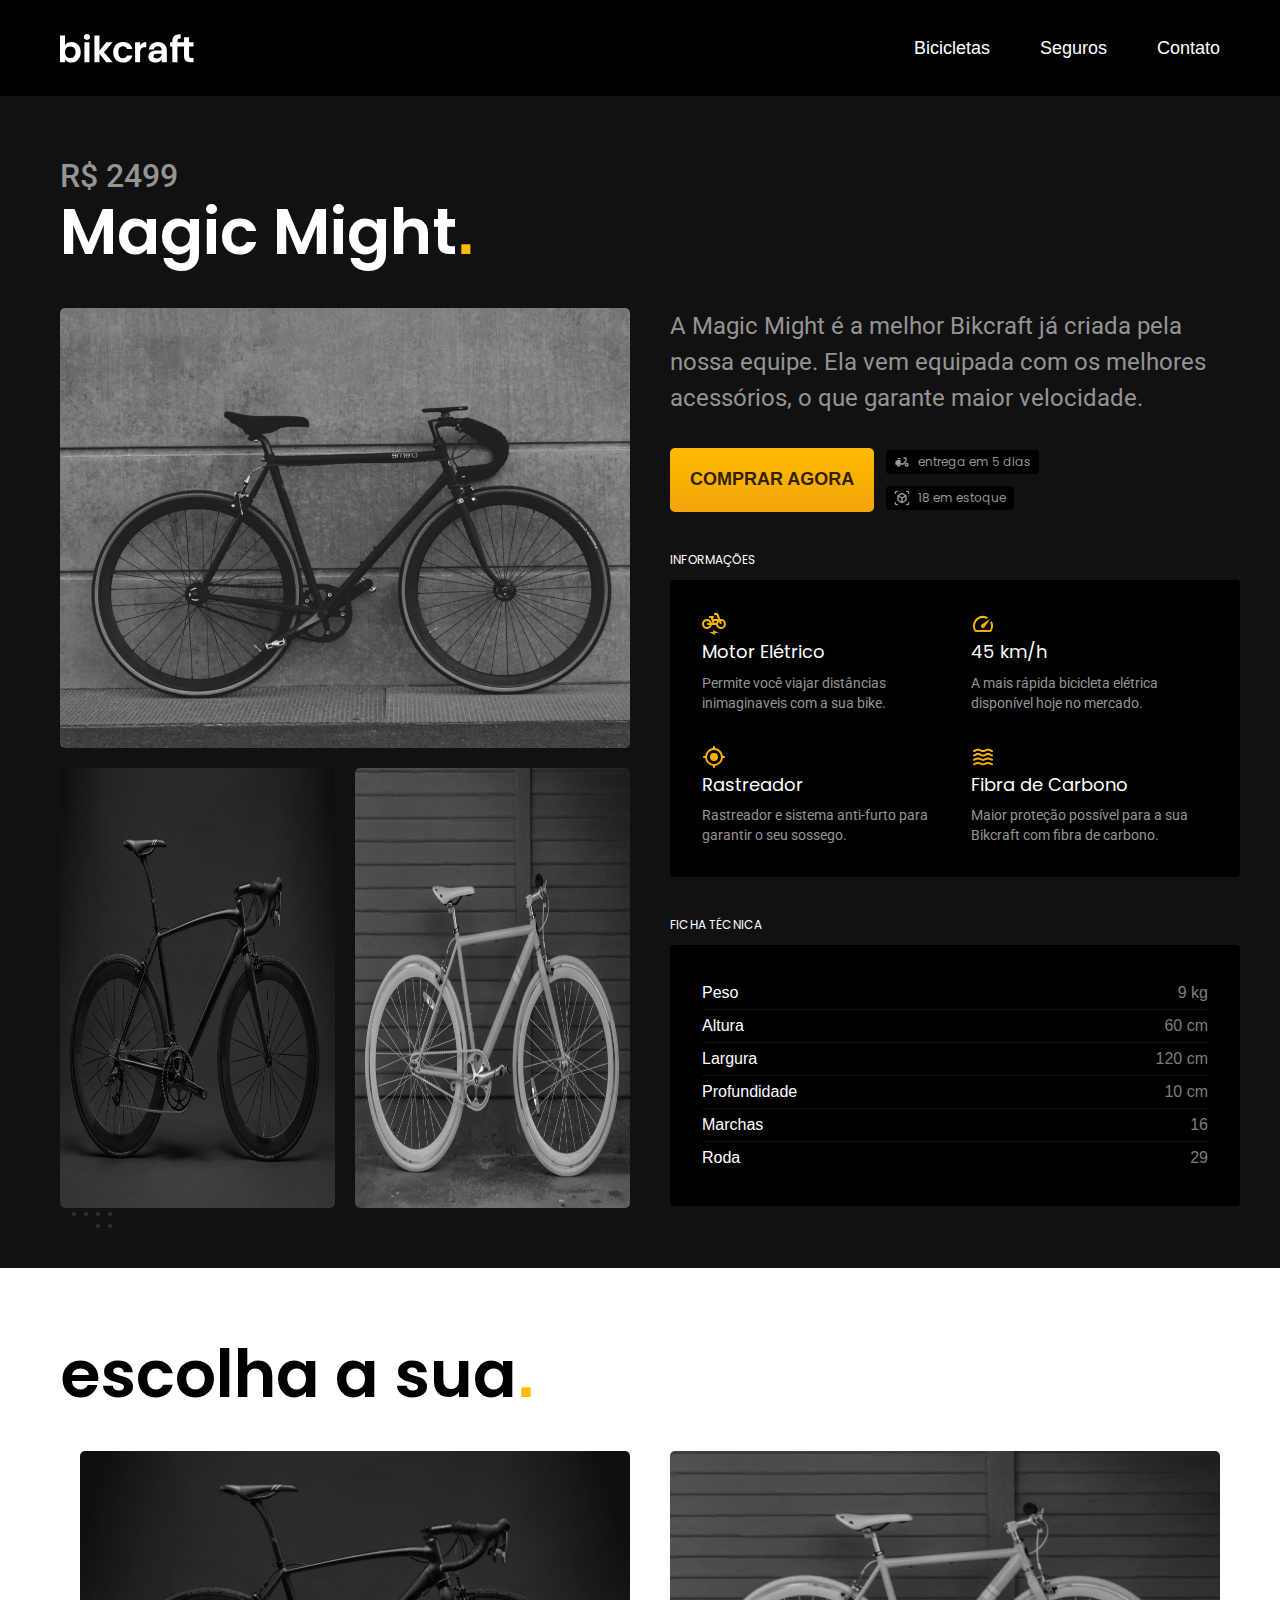
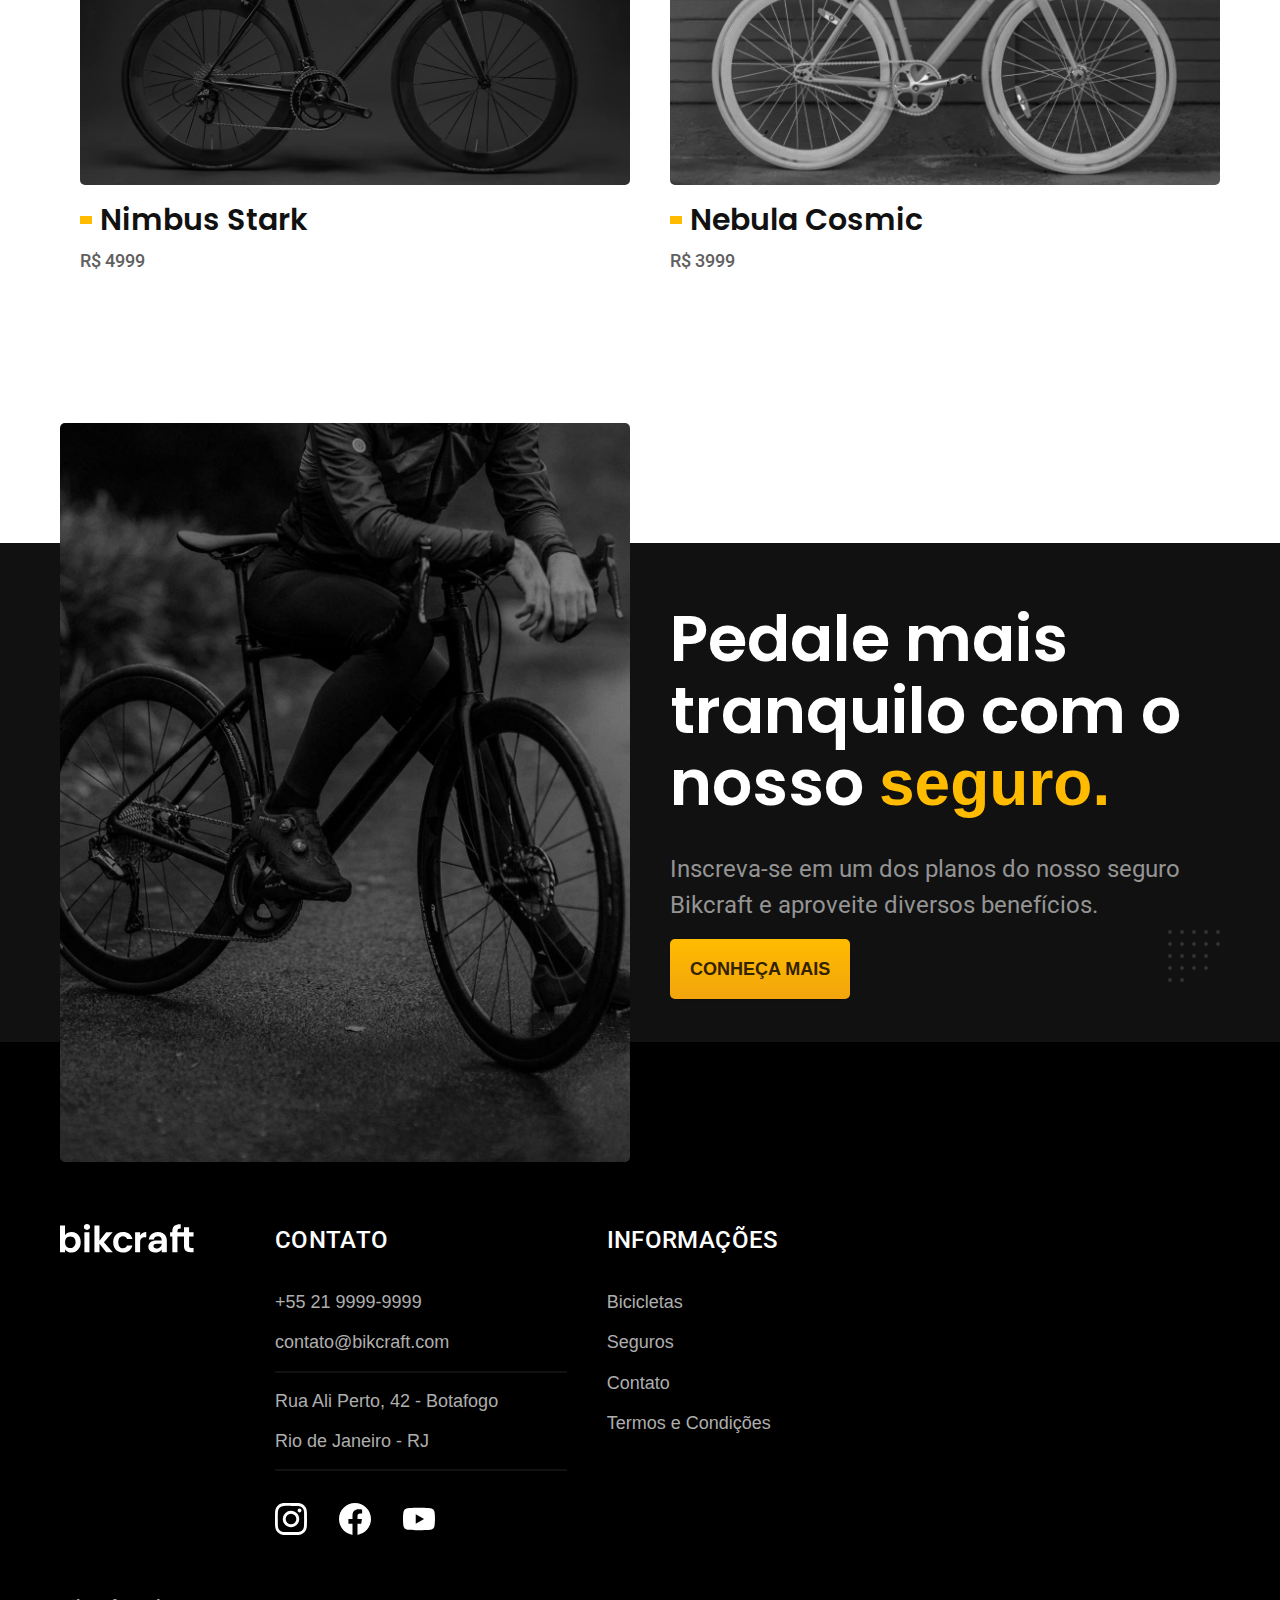
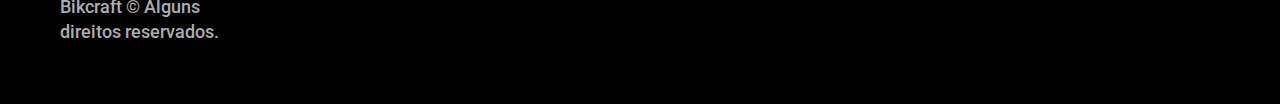
<file: bicicletas/magic.html>
<!DOCTYPE html>
<html lang="pt-br">

<head>
  <meta charset="UTF-8">
  <meta name="viewport" content="width=device-width, initial-scale=1.0">
  <title>Magic | Bikcraft</title>
  <meta name="description" content="Bicicletas elétricas de alta precisão e qualidade, feitas sob medida para o cliente. Explore o mundo na sua velocidade com a Bikcraft.">

  <link rel="icon" href="./favicon.svg" type="image/svg+xml">

  <link href="../css/style.css" rel="preload" as="style">
  <link href="../css/style.css" rel="stylesheet">

  <link rel="preconnect" href="https://fonts.googleapis.com">
  <link rel="preconnect" href="https://fonts.gstatic.com" crossorigin>
  <link href="https://fonts.googleapis.com/css2?family=Merriweather:ital,wght@1,900&family=Poppins:wght@500;600&family=Roboto:wght@400;500&display=swap" rel="stylesheet">
</head>

<body id="bicicleta">
  <header class="header-bg">
    <div class="header container">
      <a href="../">
        <img src="../img/bikcraft.svg" alt="Bikcraft" width="136" height="32">
      </a>
      <nav aria-label="primaria">
        <ul class="header-menu font-1-m cor-0">
          <li><a href="../bicicletas.html">Bicicletas</a></li>
          <li><a href="../seguros.html">Seguros</a></li>
          <li><a href="../contato.html">Contato</a></li>
        </ul>
      </nav>
    </div>
  </header>

  <main class="bicicleta-bg">
    <div class="bicicleta container">
      <div class="bicicleta-titulo">
        <span class="font-2-xl cor-5">R$ 2499</span>
        <h1 class="font-1-xxl cor-0">Magic Might<span id="ponto">.</span></h1>
      </div>
      <div class="bicicleta-imagens">
        <img src="../img/bicicleta/nimbus2.jpg" alt="Bicicleta preta" width="560" height="440">
        <img src="../img/bicicleta/nimbus1.jpg" alt="Bicicleta preta" width="560" height="440">
        <img src="../img/bicicleta/nimbus3.jpg" alt="Bicicleta branca" width="560" height="440">
      </div>
      <div class="bicicleta-conteudo">
        <p class="font-2-l cor-5">A Magic Might é a melhor Bikcraft já criada pela nossa equipe. Ela vem equipada com os melhores acessórios, o que garante maior velocidade.</p>
        <div class="bicicleta-comprar">
          <a class="botao" href="../orcamento.html?tipo=bikcraft&produto=magic">Comprar Agora</a>
          <span class="font-1-xs cor-6"><img src="../img/icones/entrega.svg" alt=""> entrega em 5 dias</span>
          <span class="font-1-xs cor-6"><img src="../img/icones/estoque.svg" alt=""> 18 em estoque</span>
        </div>
        <h2 class="font-1-xs cor-0">Informações</h2>
        <ul class="bicicleta-informacoes">
          <li>
            <img src="../img/icones/eletrica.svg" alt="">
            <h3 class="font-1-m cor-0">Motor Elétrico</h3>
            <p class="font-2-xs cor-5">Permite você viajar distâncias inimaginaveis com a sua bike.</p>
          </li>
          <li>
            <img src="../img/icones/velocidade.svg" alt="">
            <h3 class="font-1-m cor-0">45 km/h</h3>
            <p class="font-2-xs cor-5">A mais rápida bicicleta elétrica disponível hoje no mercado.</p>
          </li>
          <li>
            <img src="../img/icones/rastreador.svg" alt="">
            <h3 class="font-1-m cor-0">Rastreador</h3>
            <p class="font-2-xs cor-5">Rastreador e sistema anti-furto para garantir o seu sossego.</p>
          </li>
          <li>
            <img src="../img/icones/carbono.svg" alt="">
            <h3 class="font-1-m cor-0">Fibra de Carbono</h3>
            <p class="font-2-xs cor-5">Maior proteção possível para a sua Bikcraft com fibra de carbono.</p>
          </li>
        </ul>
        <h2 class="font-1-xs cor-0">Ficha Técnica</h2>
        <ul class="bicicleta-ficha font-2-s cor-4">
          <li>Peso <span>9 kg</span></li>
          <li>Altura <span>60 cm</span></li>
          <li>Largura <span>120 cm</span></li>
          <li>Profundidade <span>10 cm</span></li>
          <li>Marchas <span>16</span></li>
          <li>Roda <span>29</span></li>
        </ul>
      </div>
    </div>
  </main>

  <article class="bicicletas-lista container">
    <h2 class="font-1-xxl">escolha a sua<span id="ponto">.</span></h2>
    <ul>
      <li>
        <a href="./nimbus.html">
          <img src="../img/bicicletas/nimbus.jpg" alt="Bicicleta preta">
          <h3 class="font-1-xl">Nimbus Stark</h3>
          <span class="font-2-m cor-8">R$ 4999</span>
        </a>
      </li>
      <li>
        <a href="./nebula.html">
          <img src="../img/bicicletas/nebula.jpg" alt="Bicicleta branca">
          <h3 class="font-1-xl">Nebula Cosmic</h3>
          <span class="font-2-m cor-8">R$ 3999</span>
        </a>
      </li>
    </ul>
  </article>

  <article class="seguro-bg">
    <div class="seguro container">
      <div class="seguro-imagem">
        <img src="../img/fotos/seguros.jpg" alt="Pessoa parada em cima de uma bicicleta">
      </div>
      <div class="seguro-conteudo">
        <h2 class="font-1-xxl cor-0">Pedale mais tranquilo com o nosso <span id="ponto">seguro.</span></h2>
        <p class="font-2-l cor-5">Inscreva-se em um dos planos do nosso seguro Bikcraft e aproveite diversos benefícios.</p>
        <a class="botao" href="../seguros.html">Conheça Mais</a>
      </div>
    </div>
  </article>

  <footer class="footer-bg">
    <div class="footer container">
      <img src="../img/bikcraft.svg" alt="Bikcraft">
      <div class="footer-contato">
        <h3 class="font-2-l-b cor-0">Contato</h3>
        <ul class="font-2-m cor-5">
          <li>+55 21 9999-9999</li>
          <li>contato@bikcraft.com</li>
          <li>Rua Ali Perto, 42 - Botafogo</li>
          <li>Rio de Janeiro - RJ</li>
        </ul>
        <div class="footer-redes">
          <a href="./"><img src="../img/redes/instagram.svg" alt="Instagram"></a>
          <a href="./"><img src="../img/redes/facebook.svg" alt="Facebook"></a>
          <a href="./"><img src="../img/redes/youtube.svg" alt="Youtube"></a>
        </div>
      </div>
      <div class="footer-informacoes">
        <h3 class="font-2-l-b cor-0">Informações</h3>
        <nav>
          <ul class="font-1-m cor-5">
            <li><a href="../bicicletas.html">Bicicletas</a></li>
            <li><a href="../seguros.html">Seguros</a></li>
            <li><a href="../contato.html">Contato</a></li>
            <li><a href="../termos.html">Termos e Condições</a></li>
          </ul>
        </nav>
      </div>
      <p class="font-2-m cor-6 footer-copy">Bikcraft © Alguns direitos reservados.</p>
    </div>
  </footer>

  <script src="../js/script.js"></script>
</body>

</html>
</file>
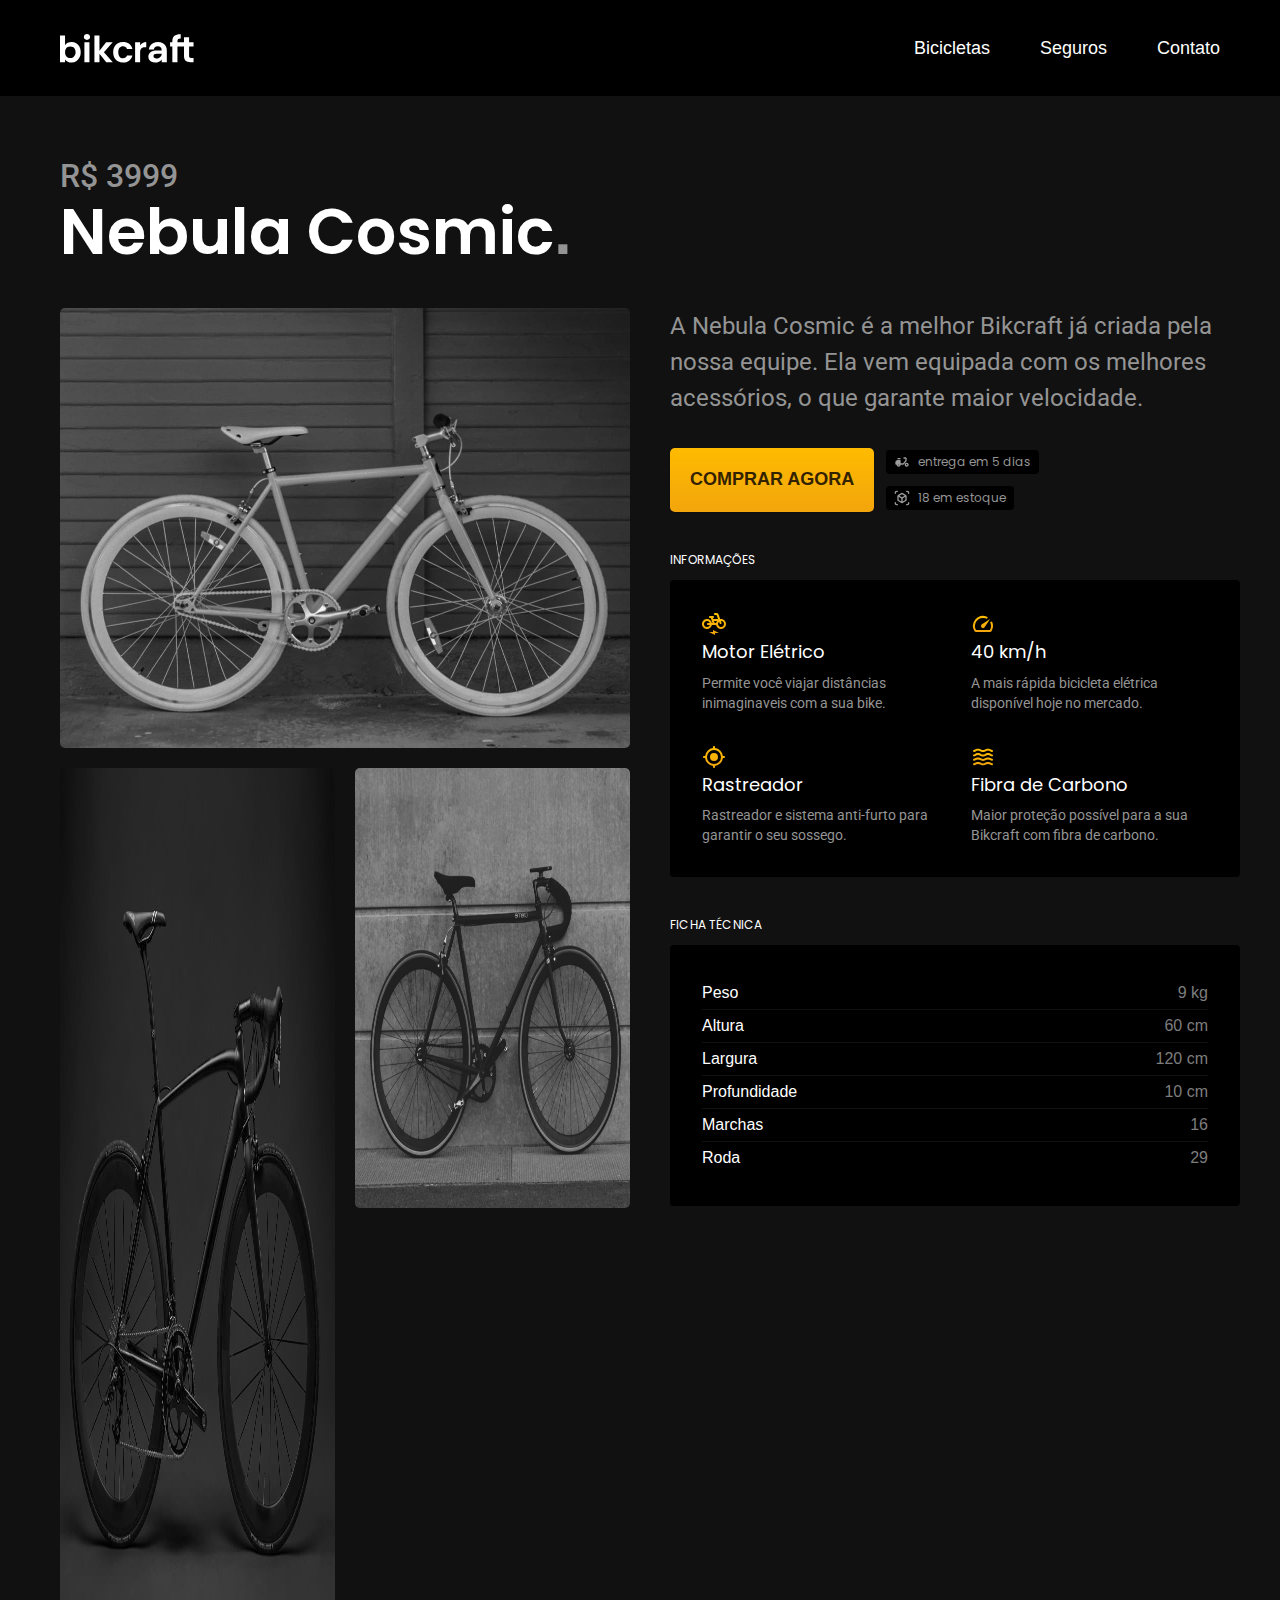
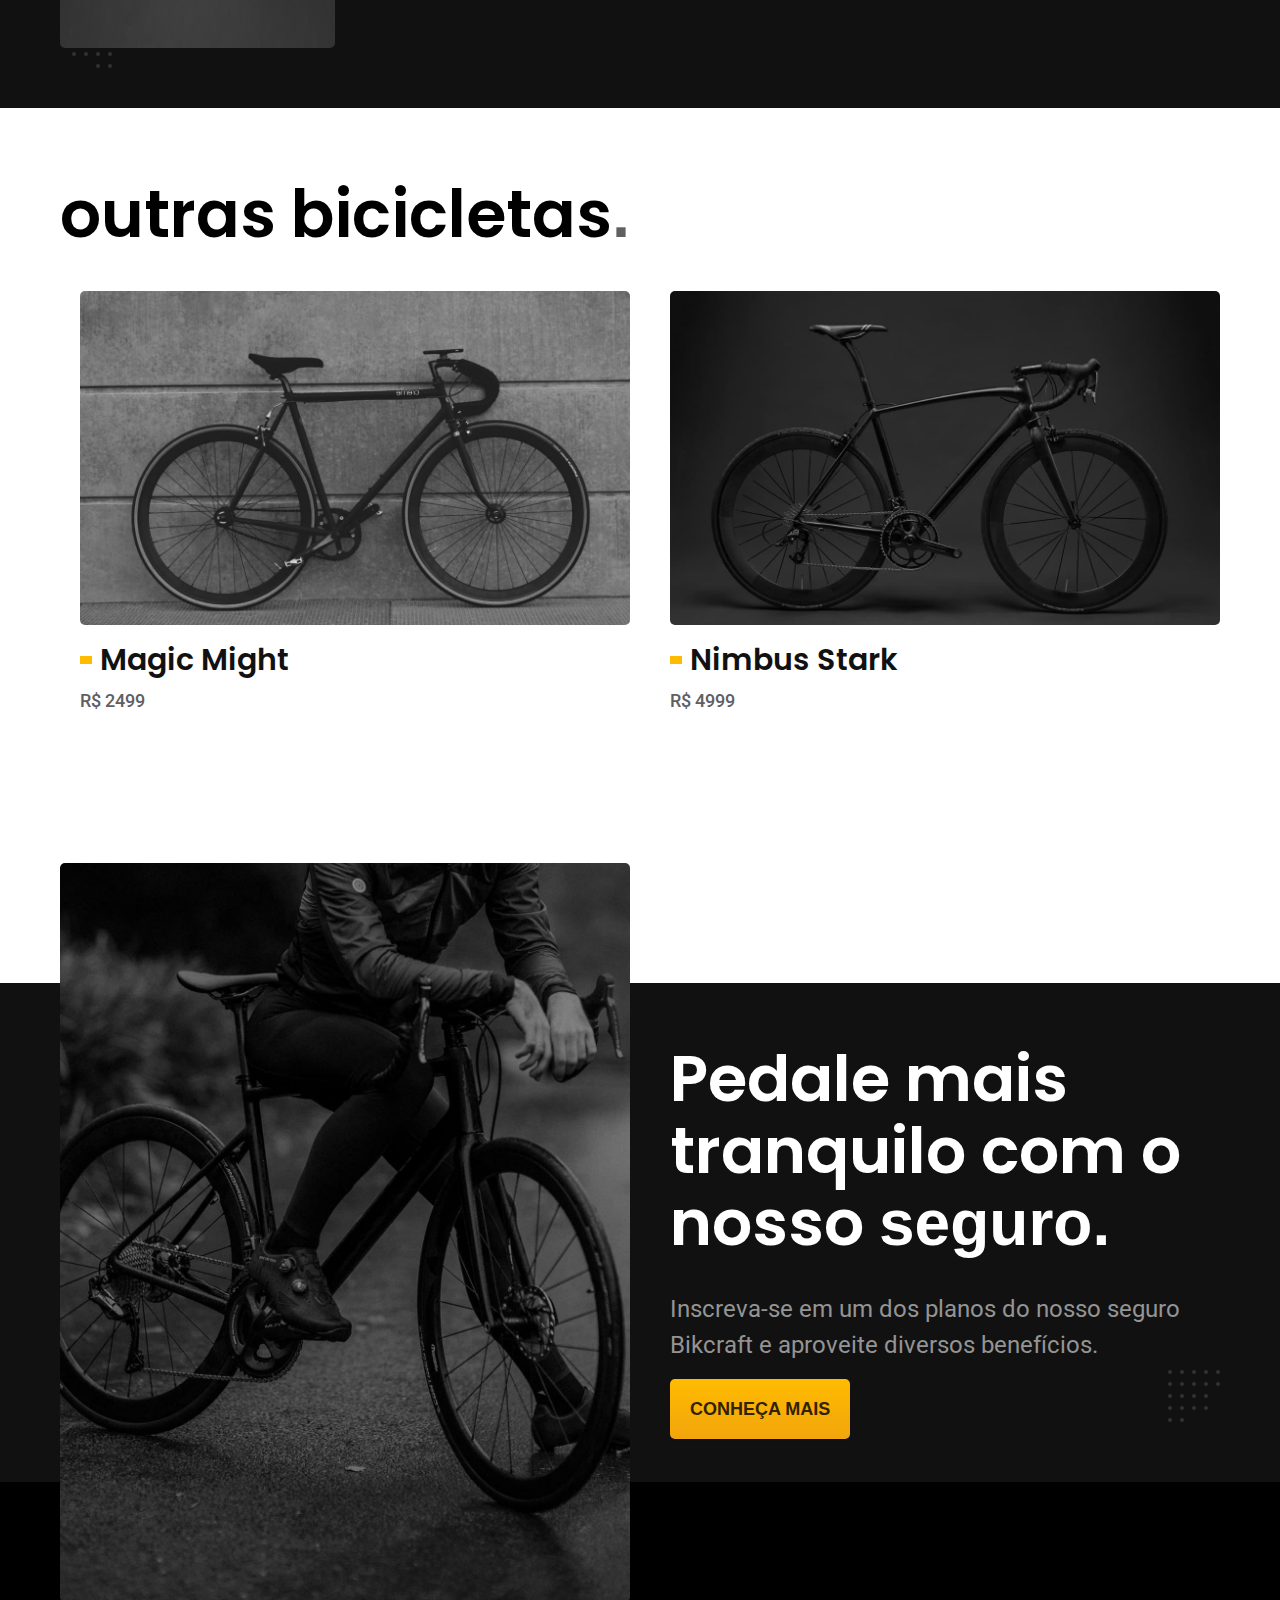
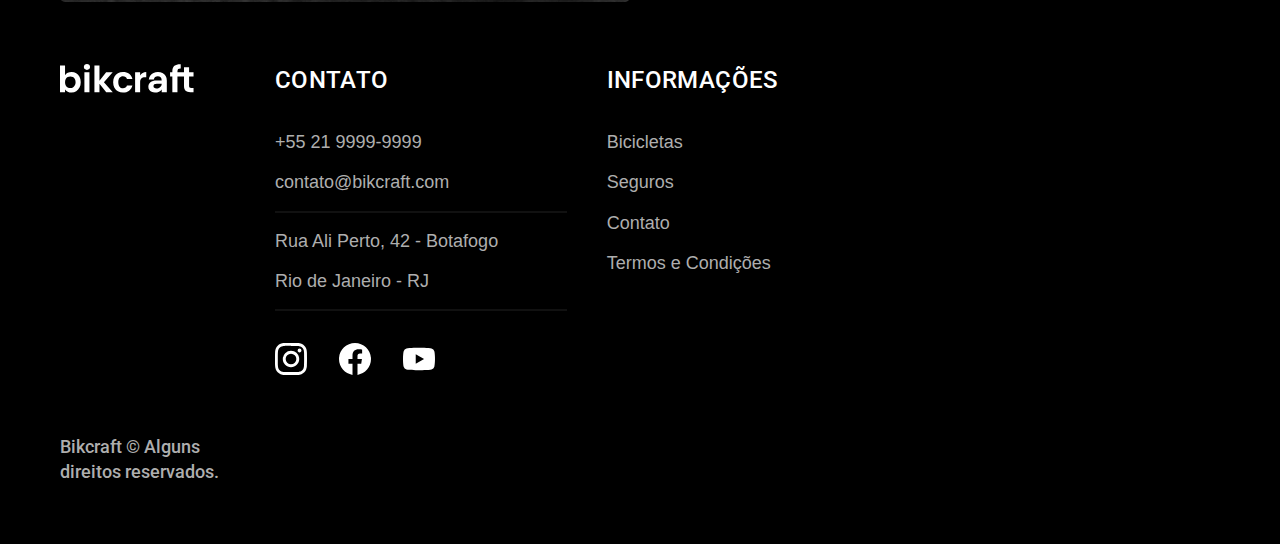
<file: bicicletas/nebula.html>
<!DOCTYPE html>
<html lang="pt-br">

<head>
  <meta charset="UTF-8">
  <meta name="viewport" content="width=device-width, initial-scale=1.0">
  <title>Nebula | Bikcraft</title>
  <meta name="description" content="Bicicletas elétricas de alta precisão e qualidade,  feitas sob medida para o cliente. Explore o mundo na sua velocidade com a Bikcraft.">

  <link rel="icon" href="./favicon.svg" type="image/svg+xml">

  <link href="../css/style.css" rel="preload" as="style">
  <link href="../css/style.css" rel="stylesheet">

  <link rel="preconnect" href="https://fonts.googleapis.com">
  <link rel="preconnect" href="https://fonts.gstatic.com" crossorigin>
  <link href="https://fonts.googleapis.com/css2?family=Merriweather:ital,wght@1,900&family=Poppins:wght@500;600&family=Roboto:wght@400;500&display=swap" rel="stylesheet">
</head>

<body id="bicicleta">
  <header class="header-bg">
    <div class="header container">
      <a href="../">
        <img src="../img/bikcraft.svg" alt="Bikcraft" width="136" height="32">
      </a>
      <nav aria-label="primaria">
        <ul class="header-menu font-1-m cor-0">
          <li><a href="../bicicletas.html">Bicicletas</a></li>
          <li><a href="../seguros.html">Seguros</a></li>
          <li><a href="../contato.html">Contato</a></li>
        </ul>
      </nav>
    </div>
  </header>

  <main class="bicicleta-bg">
    <div class="bicicleta container">
      <div class="bicicleta-titulo">
        <span class="font-2-xl cor-5">R$ 3999</span>
        <h1 class="font-1-xxl cor-0">Nebula Cosmic<span class="cor-p1">.</span></h1>
      </div>
      <div class="bicicleta-imagens">
        <img src="../img/bicicleta/nimbus3.jpg" alt="Bicicleta branca" width="560" height="440">
        <img src="../img/bicicleta/nimbus1.jpg" alt="Bicicleta preta" width="1120" height="880">
        <img src="../img/bicicleta/nimbus2.jpg" alt="Bicicleta preta" width="560" height="440">
      </div>
      <div class="bicicleta-conteudo">
        <p class="font-2-l cor-5">A Nebula Cosmic é a melhor Bikcraft já criada pela nossa equipe. Ela vem equipada com os melhores acessórios, o que garante maior velocidade.</p>
        <div class="bicicleta-comprar">
          <a class="botao" href="../orcamento.html?tipo=bikcraft&produto=nebula">Comprar Agora</a>
          <span class="font-1-xs cor-6"><img src="../img/icones/entrega.svg" alt=""> entrega em 5 dias</span>
          <span class="font-1-xs cor-6"><img src="../img/icones/estoque.svg" alt=""> 18 em estoque</span>
        </div>
        <h2 class="font-1-xs cor-0">Informações</h2>
        <ul class="bicicleta-informacoes">
          <li>
            <img src="../img/icones/eletrica.svg" alt="">
            <h3 class="font-1-m cor-0">Motor Elétrico</h3>
            <p class="font-2-xs cor-5">Permite você viajar distâncias inimaginaveis com a sua bike.</p>
          </li>
          <li>
            <img src="../img/icones/velocidade.svg" alt="">
            <h3 class="font-1-m cor-0">40 km/h</h3>
            <p class="font-2-xs cor-5">A mais rápida bicicleta elétrica disponível hoje no mercado.</p>
          </li>
          <li>
            <img src="../img/icones/rastreador.svg" alt="">
            <h3 class="font-1-m cor-0">Rastreador</h3>
            <p class="font-2-xs cor-5">Rastreador e sistema anti-furto para garantir o seu sossego.</p>
          </li>
          <li>
            <img src="../img/icones/carbono.svg" alt="">
            <h3 class="font-1-m cor-0">Fibra de Carbono</h3>
            <p class="font-2-xs cor-5">Maior proteção possível para a sua Bikcraft com fibra de carbono.</p>
          </li>
        </ul>
        <h2 class="font-1-xs cor-0">Ficha Técnica</h2>
        <ul class="bicicleta-ficha font-2-s cor-4">
          <li>Peso <span>9 kg</span></li>
          <li>Altura <span>60 cm</span></li>
          <li>Largura <span>120 cm</span></li>
          <li>Profundidade <span>10 cm</span></li>
          <li>Marchas <span>16</span></li>
          <li>Roda <span>29</span></li>
        </ul>
      </div>
    </div>
  </main>

  <article class="bicicletas-lista container">
    <h2 class="font-1-xxl">outras bicicletas<span class="cor-p1">.</span></h2>

    <ul>
      <li>
        <a href="./magic.html">
          <img src="../img/bicicletas/magic.jpg" alt="Bicicleta preta">
          <h3 class="font-1-xl">Magic Might</h3>
          <span class="font-2-m cor-8">R$ 2499</span>
        </a>
      </li>
      <li>
        <a href="./nimbus.html">
          <img src="../img/bicicletas/nimbus.jpg" alt="Bicicleta preta">
          <h3 class="font-1-xl">Nimbus Stark</h3>
          <span class="font-2-m cor-8">R$ 4999</span>
        </a>
      </li>
    </ul>
  </article>

  <article class="seguro-bg">
    <div class="seguro container">
      <div class="seguro-imagem">
        <img src="../img/fotos/seguros.jpg" alt="Pessoa parada em cima de uma bicicleta">
      </div>
      <div class="seguro-conteudo">
        <h2 class="font-1-xxl cor-0">Pedale mais tranquilo com o nosso <span class="cor-p1">seguro.</span></h2>
        <p class="font-2-l cor-5">Inscreva-se em um dos planos do nosso seguro Bikcraft e aproveite diversos benefícios.</p>
        <a class="botao" href="../seguros.html">Conheça Mais</a>
      </div>
    </div>
  </article>

  <footer class="footer-bg">
    <div class="footer container">
      <img src="../img/bikcraft.svg" alt="Bikcraft">
      <div class="footer-contato">
        <h3 class="font-2-l-b cor-0">Contato</h3>
        <ul class="font-2-m cor-5">
          <li>+55 21 9999-9999</li>
          <li>contato@bikcraft.com</li>
          <li>Rua Ali Perto, 42 - Botafogo</li>
          <li>Rio de Janeiro - RJ</li>
        </ul>
        <div class="footer-redes">
          <a href="./"><img src="../img/redes/instagram.svg" alt="Instagram"></a>
          <a href="./"><img src="../img/redes/facebook.svg" alt="Facebook"></a>
          <a href="./"><img src="../img/redes/youtube.svg" alt="Youtube"></a>
        </div>
      </div>
      <div class="footer-informacoes">
        <h3 class="font-2-l-b cor-0">Informações</h3>
        <nav>
          <ul class="font-1-m cor-5">
            <li><a href="../bicicletas.html">Bicicletas</a></li>
            <li><a href="../seguros.html">Seguros</a></li>
            <li><a href="../contato.html">Contato</a></li>
            <li><a href="../termos.html">Termos e Condições</a></li>
          </ul>
        </nav>
      </div>
      <p class="font-2-m cor-6 footer-copy">Bikcraft © Alguns direitos reservados.</p>
    </div>
  </footer>

  <script src="../js/script.js"></script>
</body>

</html>
</file>
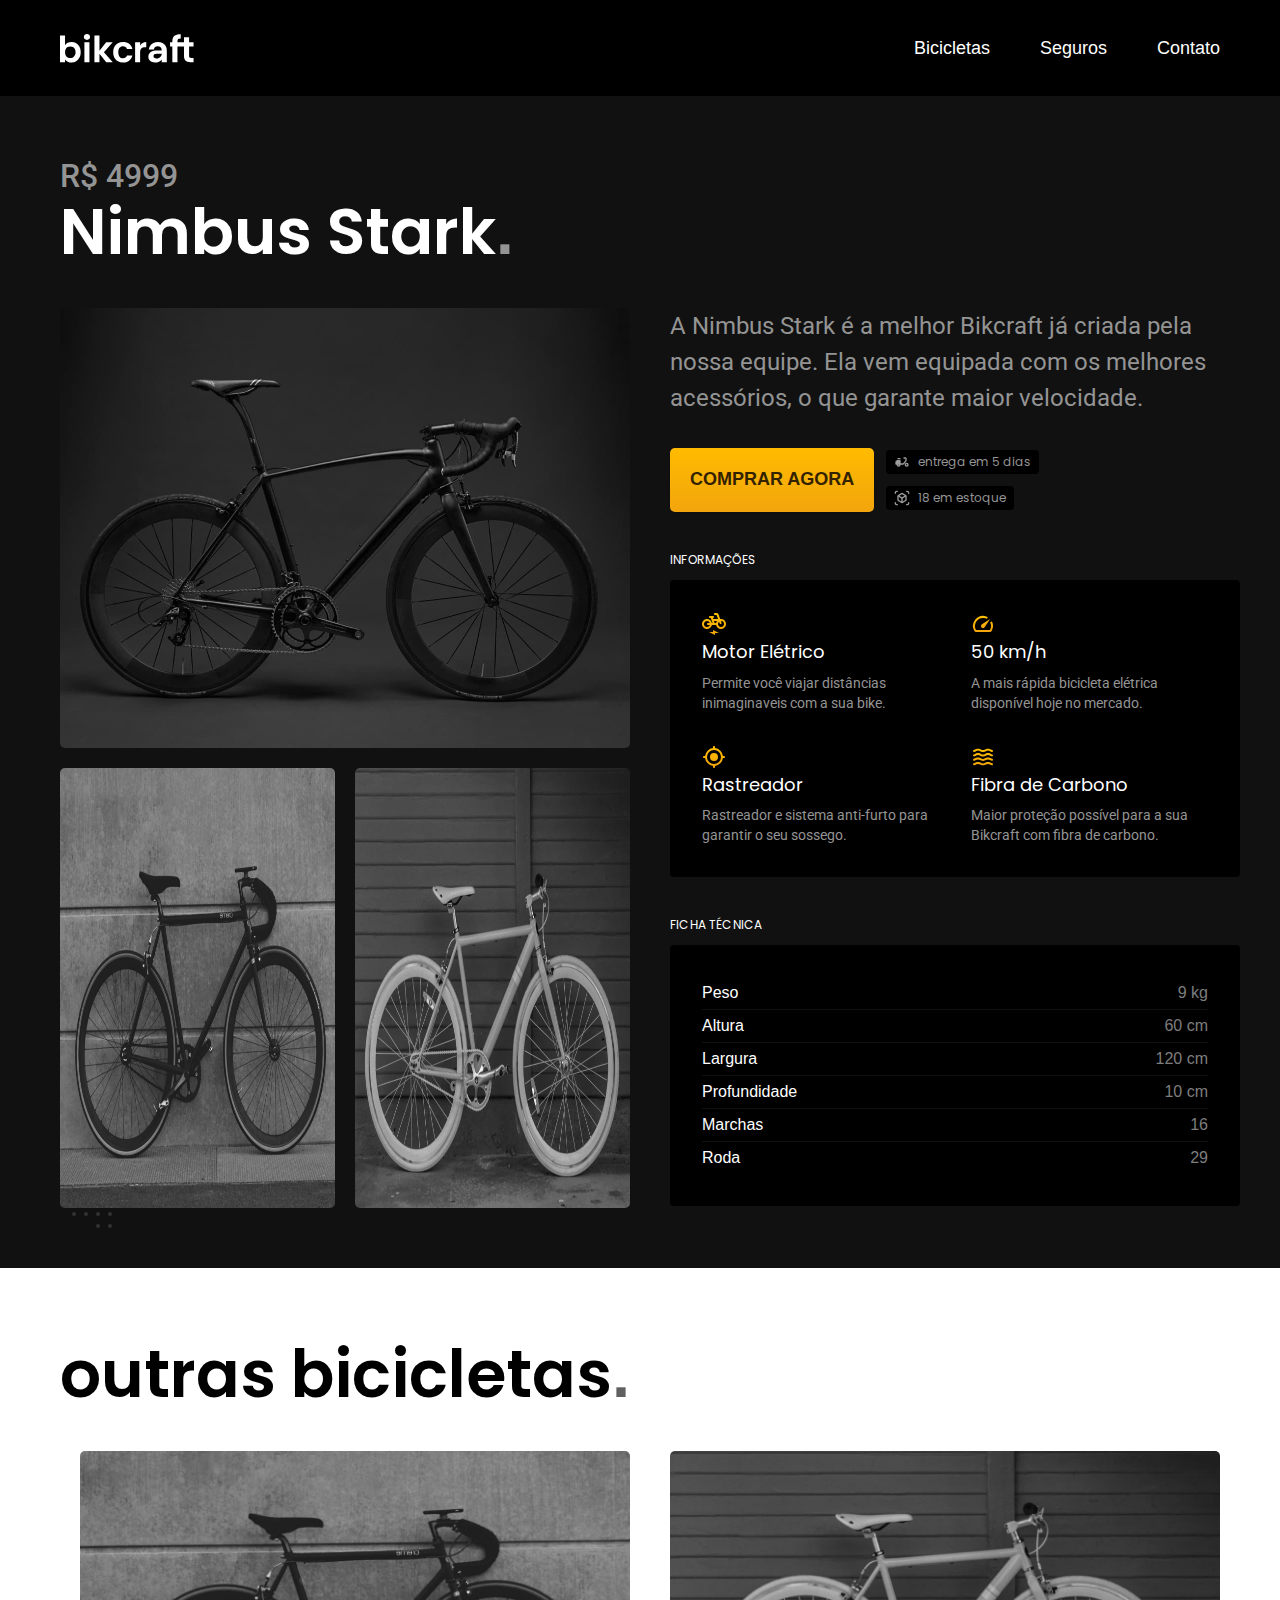
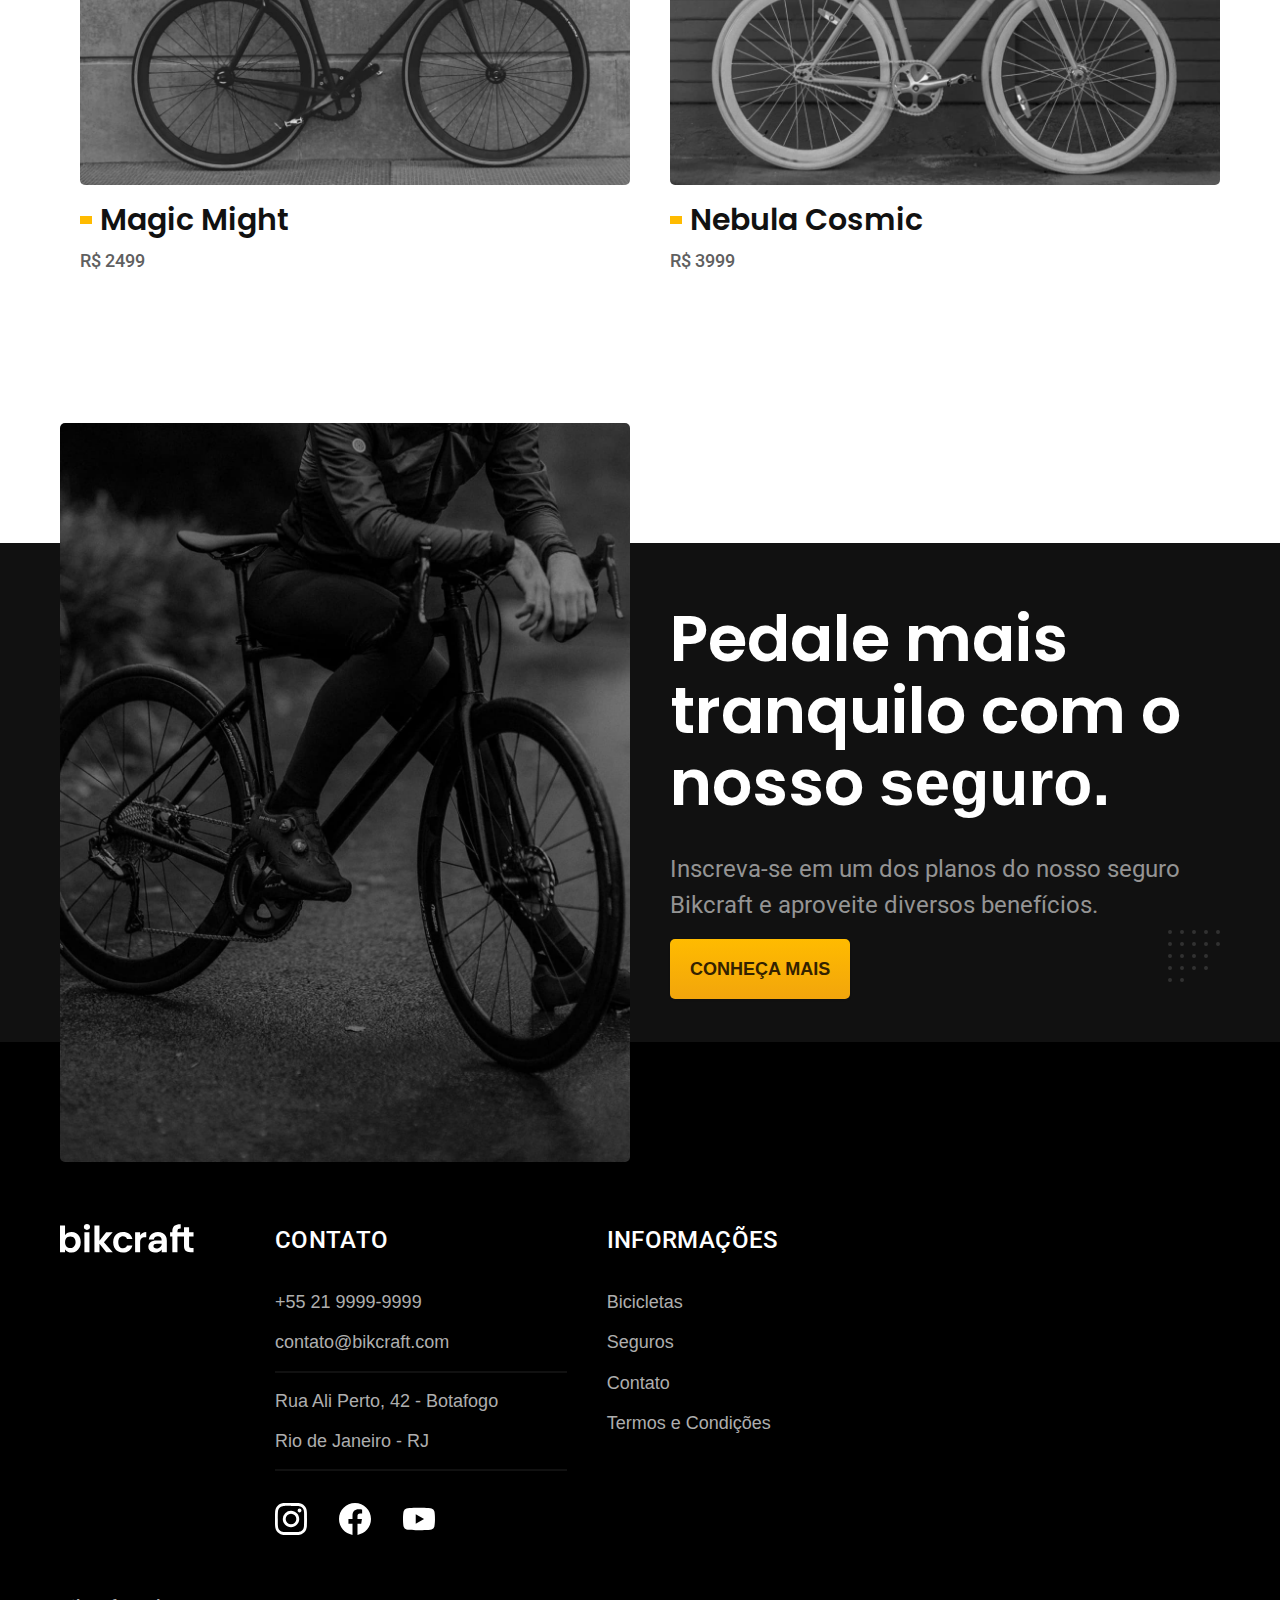
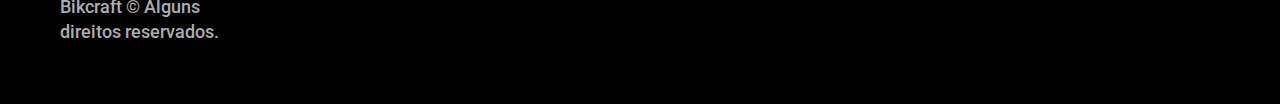
<file: bicicletas/nimbus.html>
<!DOCTYPE html>
<html lang="pt-br">

<head>
  <meta charset="UTF-8">
  <meta name="viewport" content="width=device-width, initial-scale=1.0">
  <title>Nimbus | Bikcraft</title>
  <meta name="description" content="Bicicletas elétricas de alta precisão e qualidade,  feitas sob medida para o cliente. Explore o mundo na sua velocidade com a Bikcraft.">

  <link rel="icon" href="./favicon.svg" type="image/svg+xml">

  <link href="../css/style.css" rel="preload" as="style">
  <link href="../css/style.css" rel="stylesheet">

  <link rel="preconnect" href="https://fonts.googleapis.com">
  <link rel="preconnect" href="https://fonts.gstatic.com" crossorigin>
  <link href="https://fonts.googleapis.com/css2?family=Merriweather:ital,wght@1,900&family=Poppins:wght@500;600&family=Roboto:wght@400;500&display=swap" rel="stylesheet">
</head>

<body id="bicicleta">
  <header class="header-bg">
    <div class="header container">
      <a href="../">
        <img src="../img/bikcraft.svg" alt="Bikcraft" width="136" height="32">
      </a>
      <nav aria-label="primaria">
        <ul class="header-menu font-1-m cor-0">
          <li><a href="../bicicletas.html">Bicicletas</a></li>
          <li><a href="../seguros.html">Seguros</a></li>
          <li><a href="../contato.html">Contato</a></li>
        </ul>
      </nav>
    </div>
  </header>

  <main class="bicicleta-bg">
    <div class="bicicleta container">
      <div class="bicicleta-titulo">
        <span class="font-2-xl cor-5">R$ 4999</span>
        <h1 class="font-1-xxl cor-0">Nimbus Stark<span class="cor-p1">.</span></h1>
      </div>
      <div class="bicicleta-imagens">
        <img src="../img/bicicleta/nimbus1.jpg" alt="Bicicleta preta" width="560" height="440">
        <img src="../img/bicicleta/nimbus2.jpg" alt="Bicicleta branca" width="560" height="440">
        <img src="../img/bicicleta/nimbus3.jpg" alt="Bicicleta preta" width="560" height="440">
      </div>
      <div class="bicicleta-conteudo">
        <p class="font-2-l cor-5">A Nimbus Stark é a melhor Bikcraft já criada pela nossa equipe. Ela vem equipada com os melhores acessórios, o que garante maior velocidade.</p>
        <div class="bicicleta-comprar">
          <a class="botao" href="../orcamento.html?tipo=bikcraft&produto=nimbus">Comprar Agora</a>
          <span class="font-1-xs cor-6"><img src="../img/icones/entrega.svg" alt=""> entrega em 5 dias</span>
          <span class="font-1-xs cor-6"><img src="../img/icones/estoque.svg" alt=""> 18 em estoque</span>
        </div>
        <h2 class="font-1-xs cor-0">Informações</h2>
        <ul class="bicicleta-informacoes">
          <li>
            <img src="../img/icones/eletrica.svg" alt="">
            <h3 class="font-1-m cor-0">Motor Elétrico</h3>
            <p class="font-2-xs cor-5">Permite você viajar distâncias inimaginaveis com a sua bike.</p>
          </li>
          <li>
            <img src="../img/icones/velocidade.svg" alt="">
            <h3 class="font-1-m cor-0">50 km/h</h3>
            <p class="font-2-xs cor-5">A mais rápida bicicleta elétrica disponível hoje no mercado.</p>
          </li>
          <li>
            <img src="../img/icones/rastreador.svg" alt="">
            <h3 class="font-1-m cor-0">Rastreador</h3>
            <p class="font-2-xs cor-5">Rastreador e sistema anti-furto para garantir o seu sossego.</p>
          </li>
          <li>
            <img src="../img/icones/carbono.svg" alt="">
            <h3 class="font-1-m cor-0">Fibra de Carbono</h3>
            <p class="font-2-xs cor-5">Maior proteção possível para a sua Bikcraft com fibra de carbono.</p>
          </li>
        </ul>
        <h2 class="font-1-xs cor-0">Ficha Técnica</h2>
        <ul class="bicicleta-ficha font-2-s cor-4">
          <li>Peso <span>9 kg</span></li>
          <li>Altura <span>60 cm</span></li>
          <li>Largura <span>120 cm</span></li>
          <li>Profundidade <span>10 cm</span></li>
          <li>Marchas <span>16</span></li>
          <li>Roda <span>29</span></li>
        </ul>
      </div>
    </div>
  </main>

  <article class="bicicletas-lista container">
    <h2 class="font-1-xxl">outras bicicletas<span class="cor-p1">.</span></h2>
    <ul>
      <li>
        <a href="./magic.html">
          <img src="../img/bicicletas/magic.jpg" alt="Bicicleta preta">
          <h3 class="font-1-xl">Magic Might</h3>
          <span class="font-2-m cor-8">R$ 2499</span>
        </a>
      </li>
      <li>
        <a href="./nebula.html">
          <img src="../img/bicicletas/nebula.jpg" alt="Bicicleta branca">
          <h3 class="font-1-xl">Nebula Cosmic</h3>
          <span class="font-2-m cor-8">R$ 3999</span>
        </a>
      </li>
    </ul>
  </article>

  <article class="seguro-bg">
    <div class="seguro container">
      <div class="seguro-imagem">
        <img src="../img/fotos/seguros.jpg" alt="Pessoa parada em cima de uma bicicleta">
      </div>
      <div class="seguro-conteudo">
        <h2 class="font-1-xxl cor-0">Pedale mais tranquilo com o nosso <span class="cor-p1">seguro.</span></h2>
        <p class="font-2-l cor-5">Inscreva-se em um dos planos do nosso seguro Bikcraft e aproveite diversos benefícios.</p>
        <a class="botao" href="../seguros.html">Conheça Mais</a>
      </div>
    </div>
  </article>

  <footer class="footer-bg">
    <div class="footer container">
      <img src="../img/bikcraft.svg" alt="Bikcraft">
      <div class="footer-contato">
        <h3 class="font-2-l-b cor-0">Contato</h3>
        <ul class="font-2-m cor-5">
          <li>+55 21 9999-9999</li>
          <li>contato@bikcraft.com</li>
          <li>Rua Ali Perto, 42 - Botafogo</li>
          <li>Rio de Janeiro - RJ</li>
        </ul>
        <div class="footer-redes">
          <a href="./"><img src="../img/redes/instagram.svg" alt="Instagram"></a>
          <a href="./"><img src="../img/redes/facebook.svg" alt="Facebook"></a>
          <a href="./"><img src="../img/redes/youtube.svg" alt="Youtube"></a>
        </div>
      </div>
      <div class="footer-informacoes">
        <h3 class="font-2-l-b cor-0">Informações</h3>
        <nav>
          <ul class="font-1-m cor-5">
            <li><a href="../bicicletas.html">Bicicletas</a></li>
            <li><a href="../seguros.html">Seguros</a></li>
            <li><a href="../contato.html">Contato</a></li>
            <li><a href="../termos.html">Termos e Condições</a></li>
          </ul>
        </nav>
      </div>
      <p class="font-2-m cor-6 footer-copy">Bikcraft © Alguns direitos reservados.</p>
    </div>
  </footer>

  <script src="../js/script.js"></script>
</body>

</html>
</file>
<file: css/style.css>
@import "./global/global.css";
@import "./global/header.css";
@import "./global/footer.css";

/* Utilidades */
@import "./utilidades/componentes.css";
@import "./utilidades/cores.css";
@import "./utilidades/tipografia.css";
@import "./utilidades/formulario.css";

/* HOME */
@import "./home/introducao.css";
@import "./home/tecnologia.css";
@import "./home/parceiros.css";
@import "./home/depoimento.css";

/* Bicicletas */
@import "./bicicletas/bicicletas-lista.css";
@import "./bicicletas/bicicletas.css";

/* Contato */
@import "./contato/contato.css";
@import "./contato/lojas.css";

/* Orçamento */
@import "./orcamento/orcamento.css";

/* Bicileta */
@import "./bicicleta/bicicleta.css";
@import "./bicicleta/seguro.css";

/* Seguros */
@import "./seguros/seguros.css";
@import "./seguros/vantagens.css";
@import "./seguros/perguntas.css";

/* Termos */
@import "./termos/termos.css";
</file>
<file: css/global/header.css>
img{
    max-width: 100%;
    display: block;
}

.header-bg{
    background-color: var(--cor-12);
}

.header{
    display: flex;
    flex-wrap: wrap;
    gap: 20px;
    justify-content: space-between;
    align-items: center;
    box-sizing: border-box;
    padding: 20px;
    max-width: 1200px;
    margin-left: auto;
    margin-right: auto;
}

.header-menu{
    display: flex;
    gap: 50px;
    flex-wrap: wrap;
}

.header-menu a{
    color: #ffffff;
    display: inline-block;
    padding: 16px 0px;
    font-size: 18px;
}
</file>
<file: css/global/global.css>
*, dd{
    list-style: none;
    margin: 0;
    padding: 0;
    font-family: Arial, Helvetica, sans-serif;
    text-decoration: none;
}

img[src$=".jpg"] {
    border-radius: 5px;
}

.container{
    max-width: 1200px;
    box-sizing: border-box;
    padding-left: 20px;
    padding-left: 20px;
    margin-left: auto;
    margin-right: auto;
}
</file>
<file: css/home/introducao.css>
.introducao-bg{
    background: #000000;
    color: #ffffff;
    box-shadow: inset 0px -130px #ffffff;
}

.container-1{
    display: grid;
    grid-template-columns: 1fr 1fr;
    gap: 0px 40px;
}

.container-1 div{
    padding-right: 350px;
}

.introducao-conteudo{
   padding-top: 150px;
   padding-left: 350px;
}

.introducao-conteudo h1{
    font-size: 64px;
    margin-bottom: 30px;
    line-height: 1.125;
}

.introducao-conteudo h1 span{
    color: #ffbb00;
}

.introducao-conteudo p{
    font-size: 24px;
    margin-bottom: 50px;
    line-height: 1.5;
    color: #b2b2b2;
}

@media (max-width: 1800px) {
    .introducao-conteudo{
        padding-top: 50px;
        padding-left: 150px;
     }
  }

@media (max-width: 1296px) {
    .introducao-conteudo{
        padding-top: 0px;
        padding-left: 100px;
     }
     .introducao-conteudo h1{
        font-size: 40px;
    }
    .introducao-conteudo p{
        font-size: 20px;
    }
    .introducao-bg{
        background: #000000;
        color: #ffffff;
        box-shadow: inset 0px -10px #ffffff;
    }
  }

  @media (max-width: 982px) {
    .container-1 div{
        padding-right: 150px;
    }
  }

  @media (max-width: 670px) {
    .container-1 div{
        padding-right: 50px;
    }
  }
</file>
